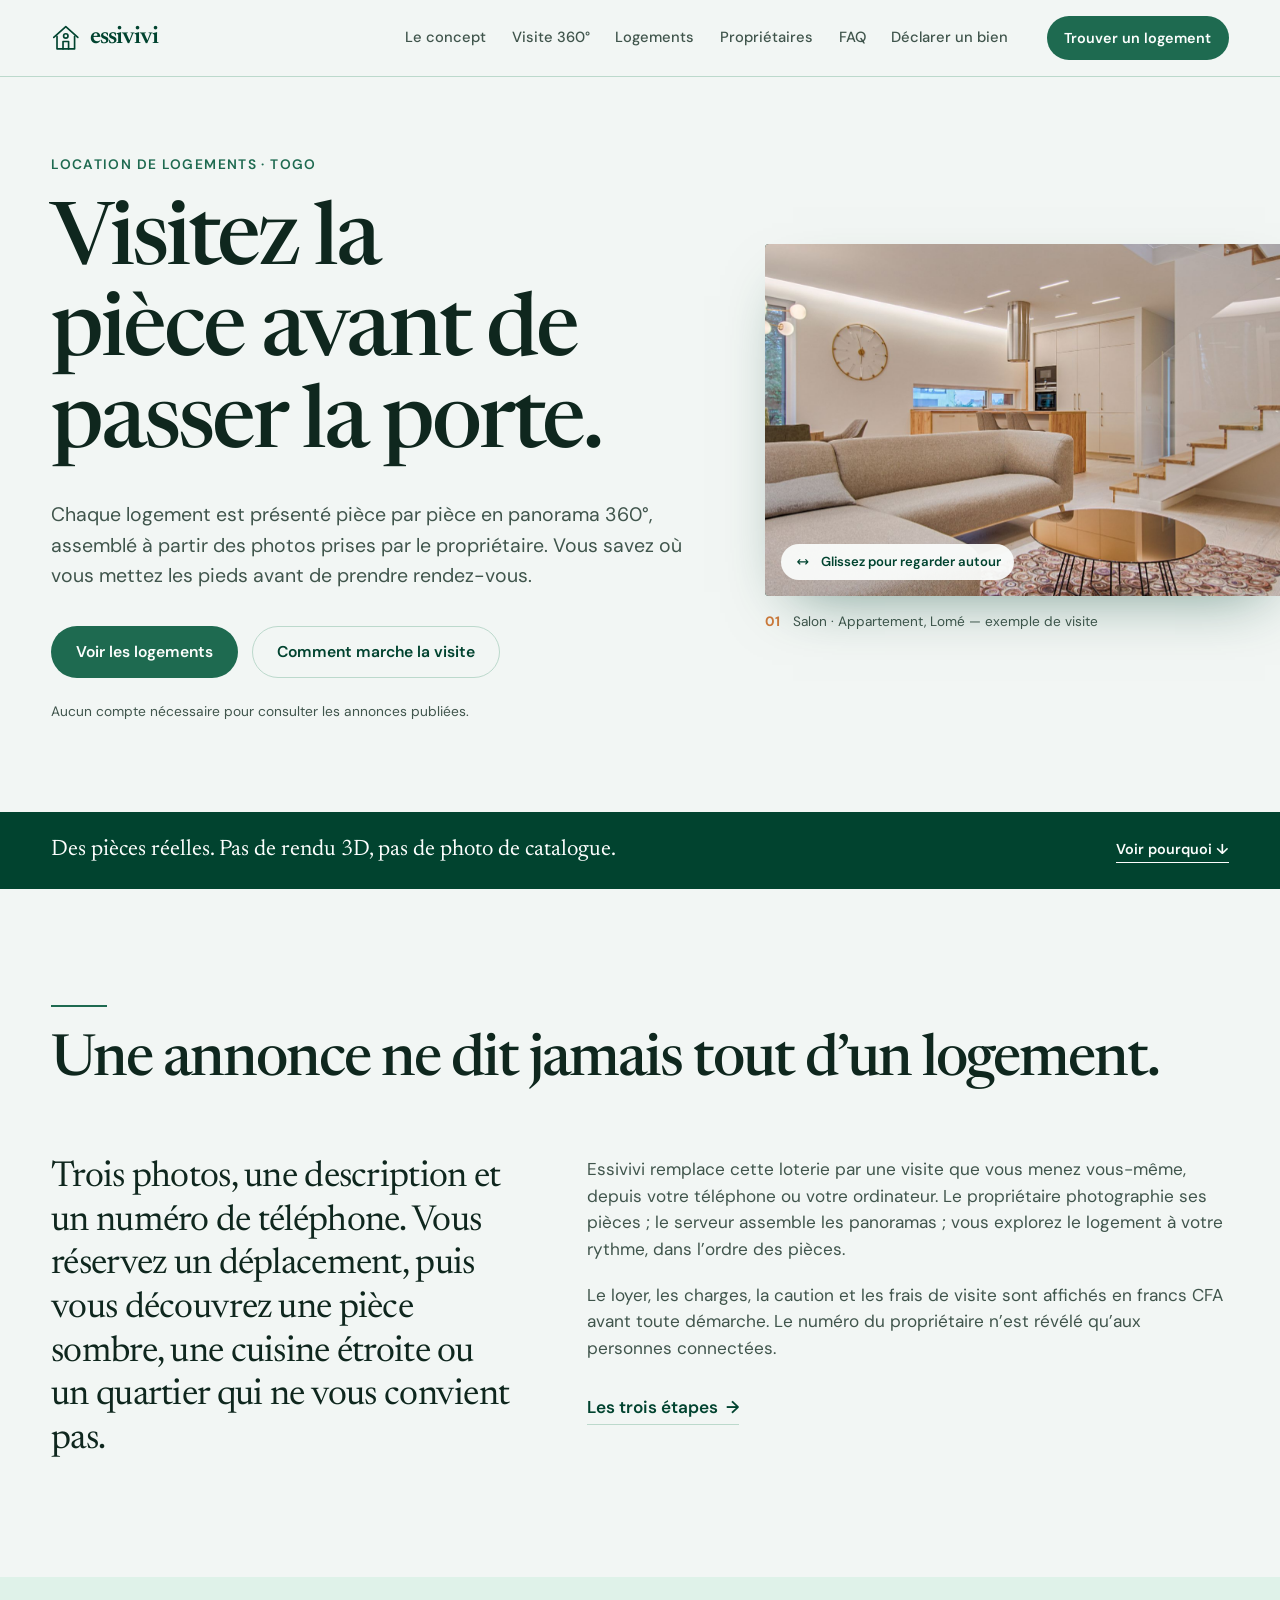
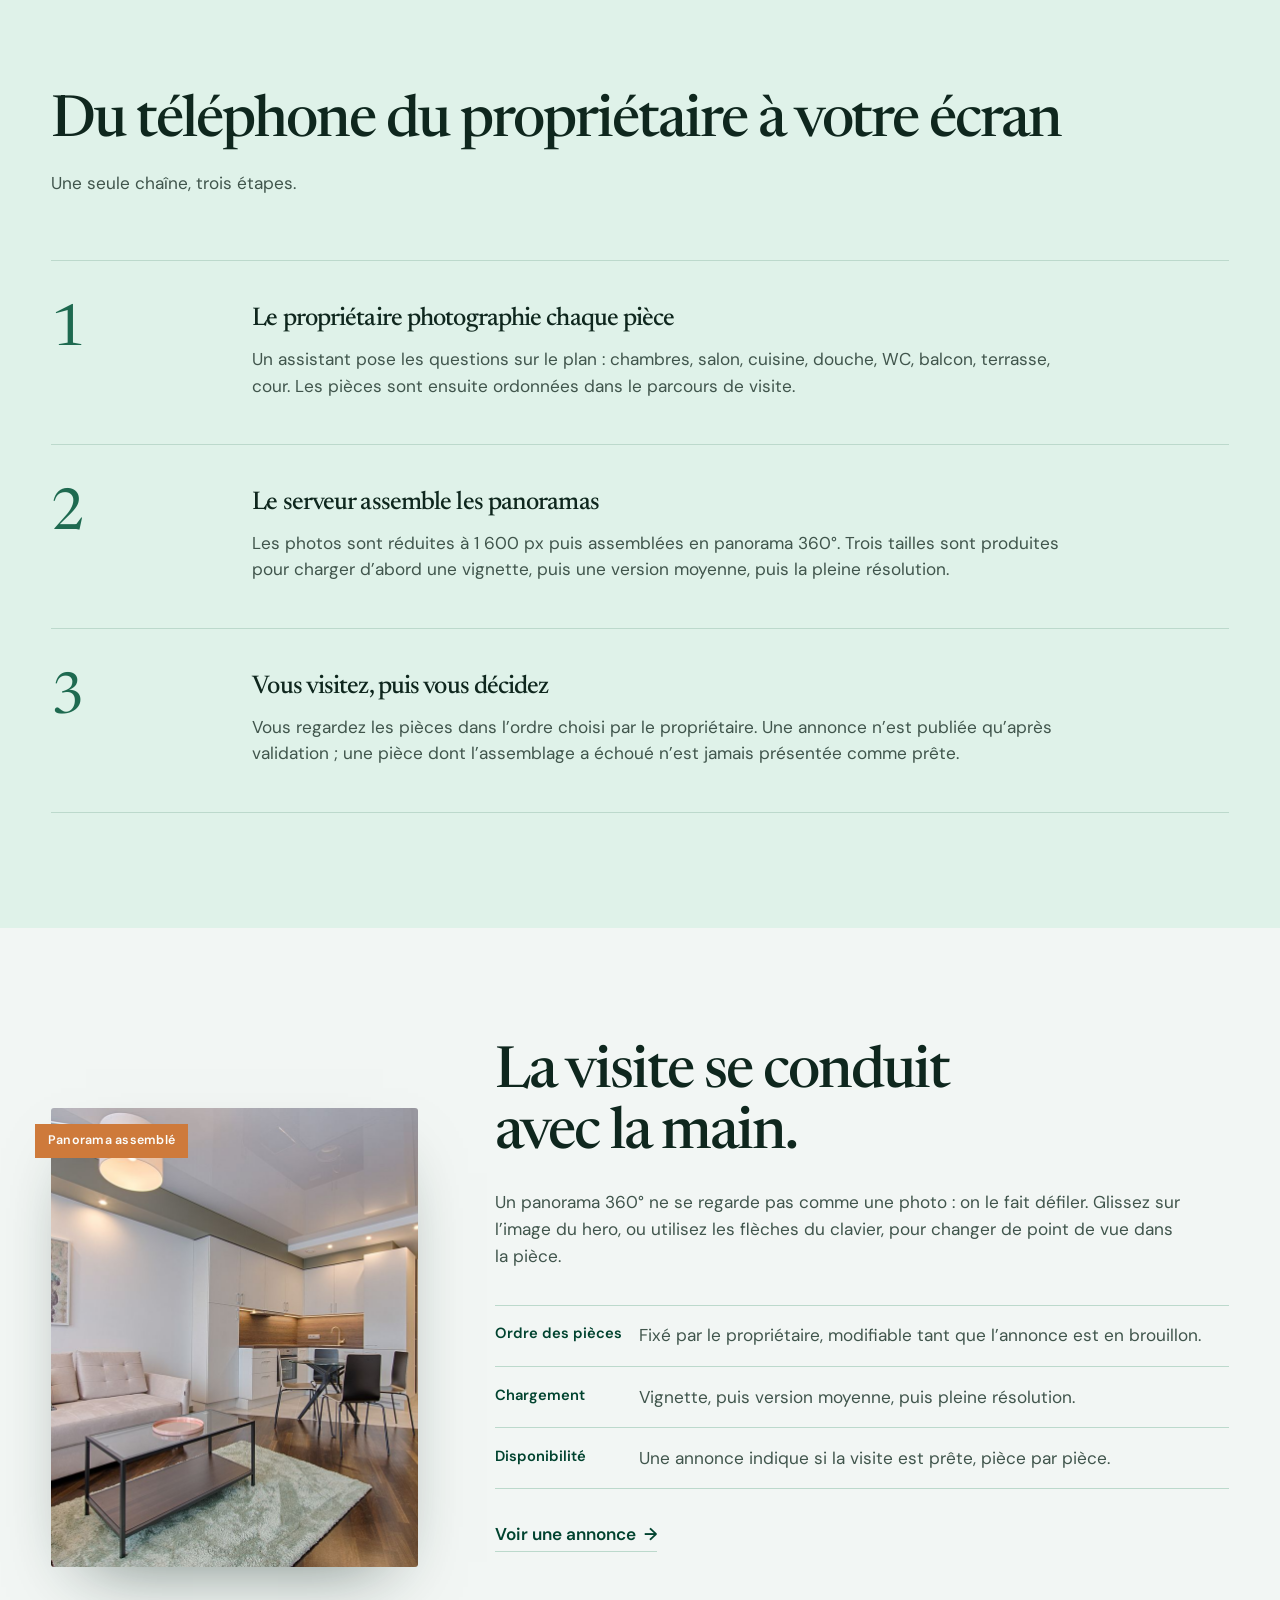
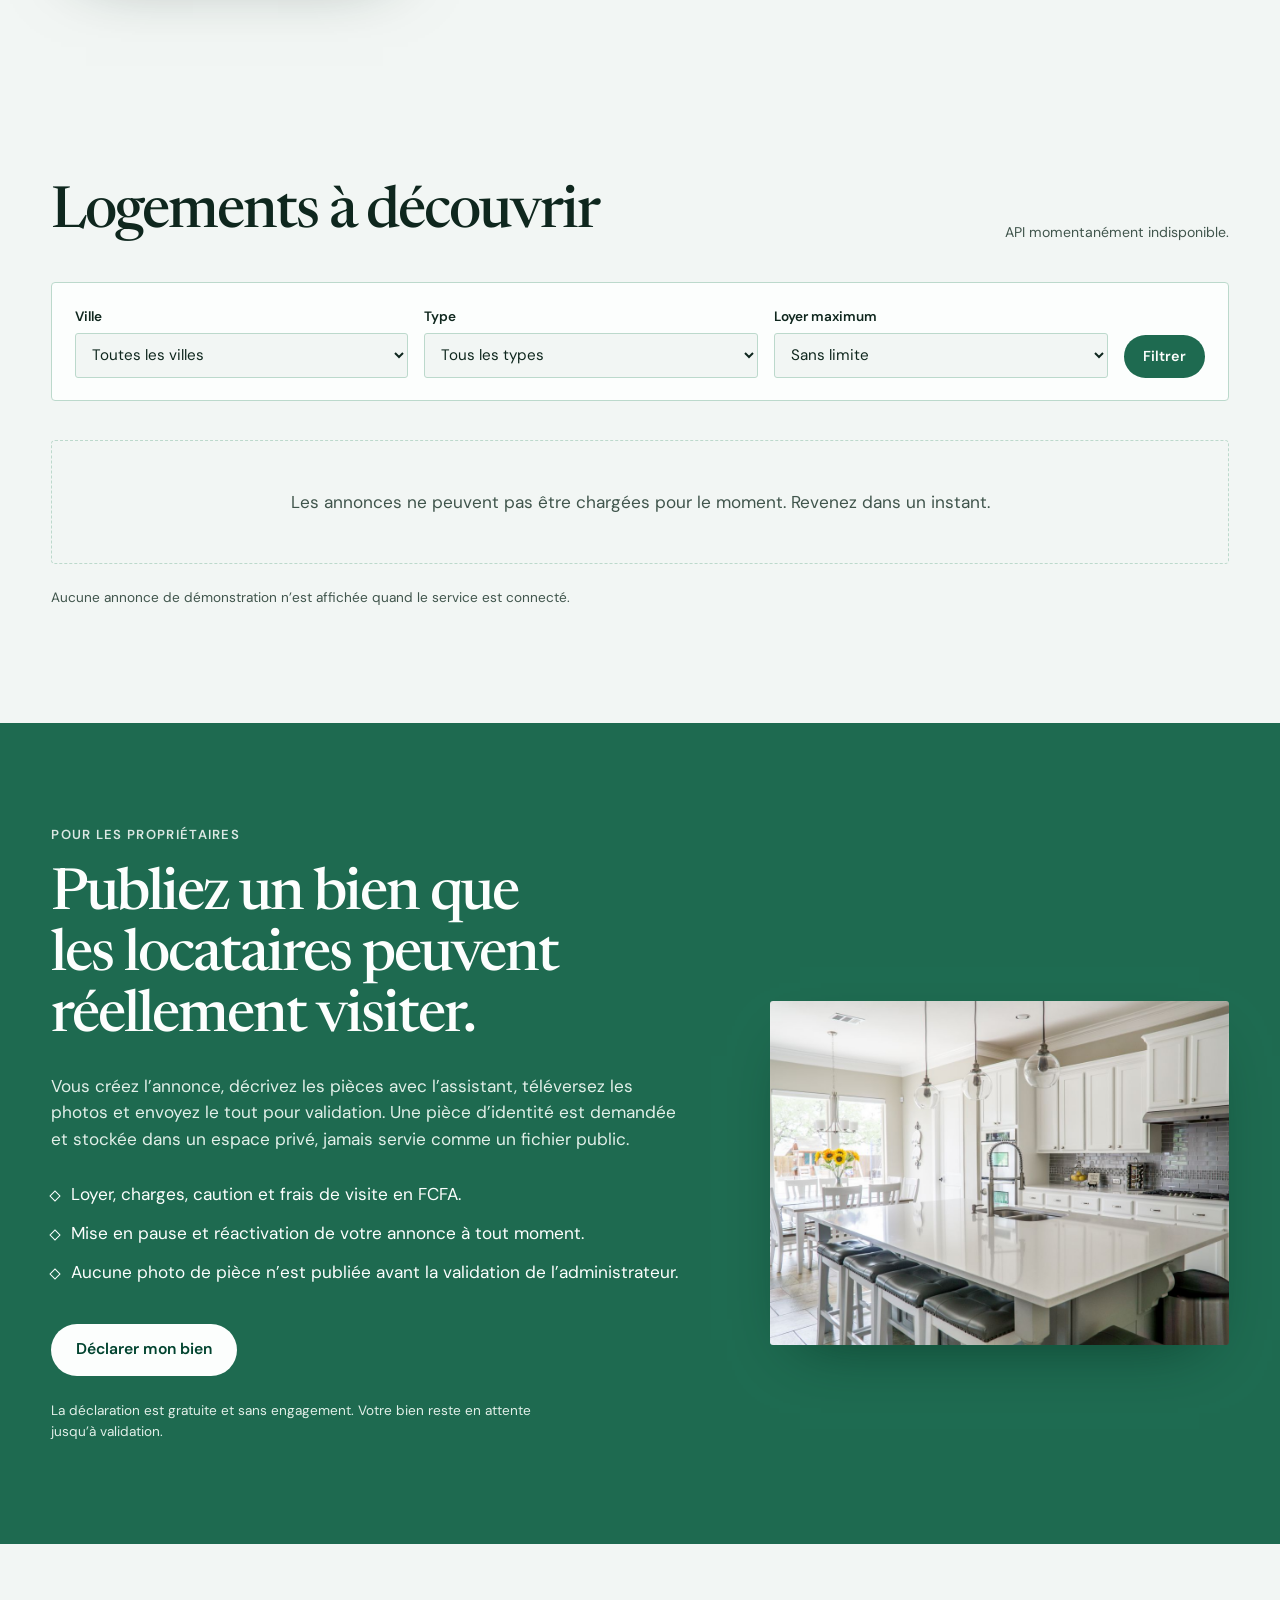
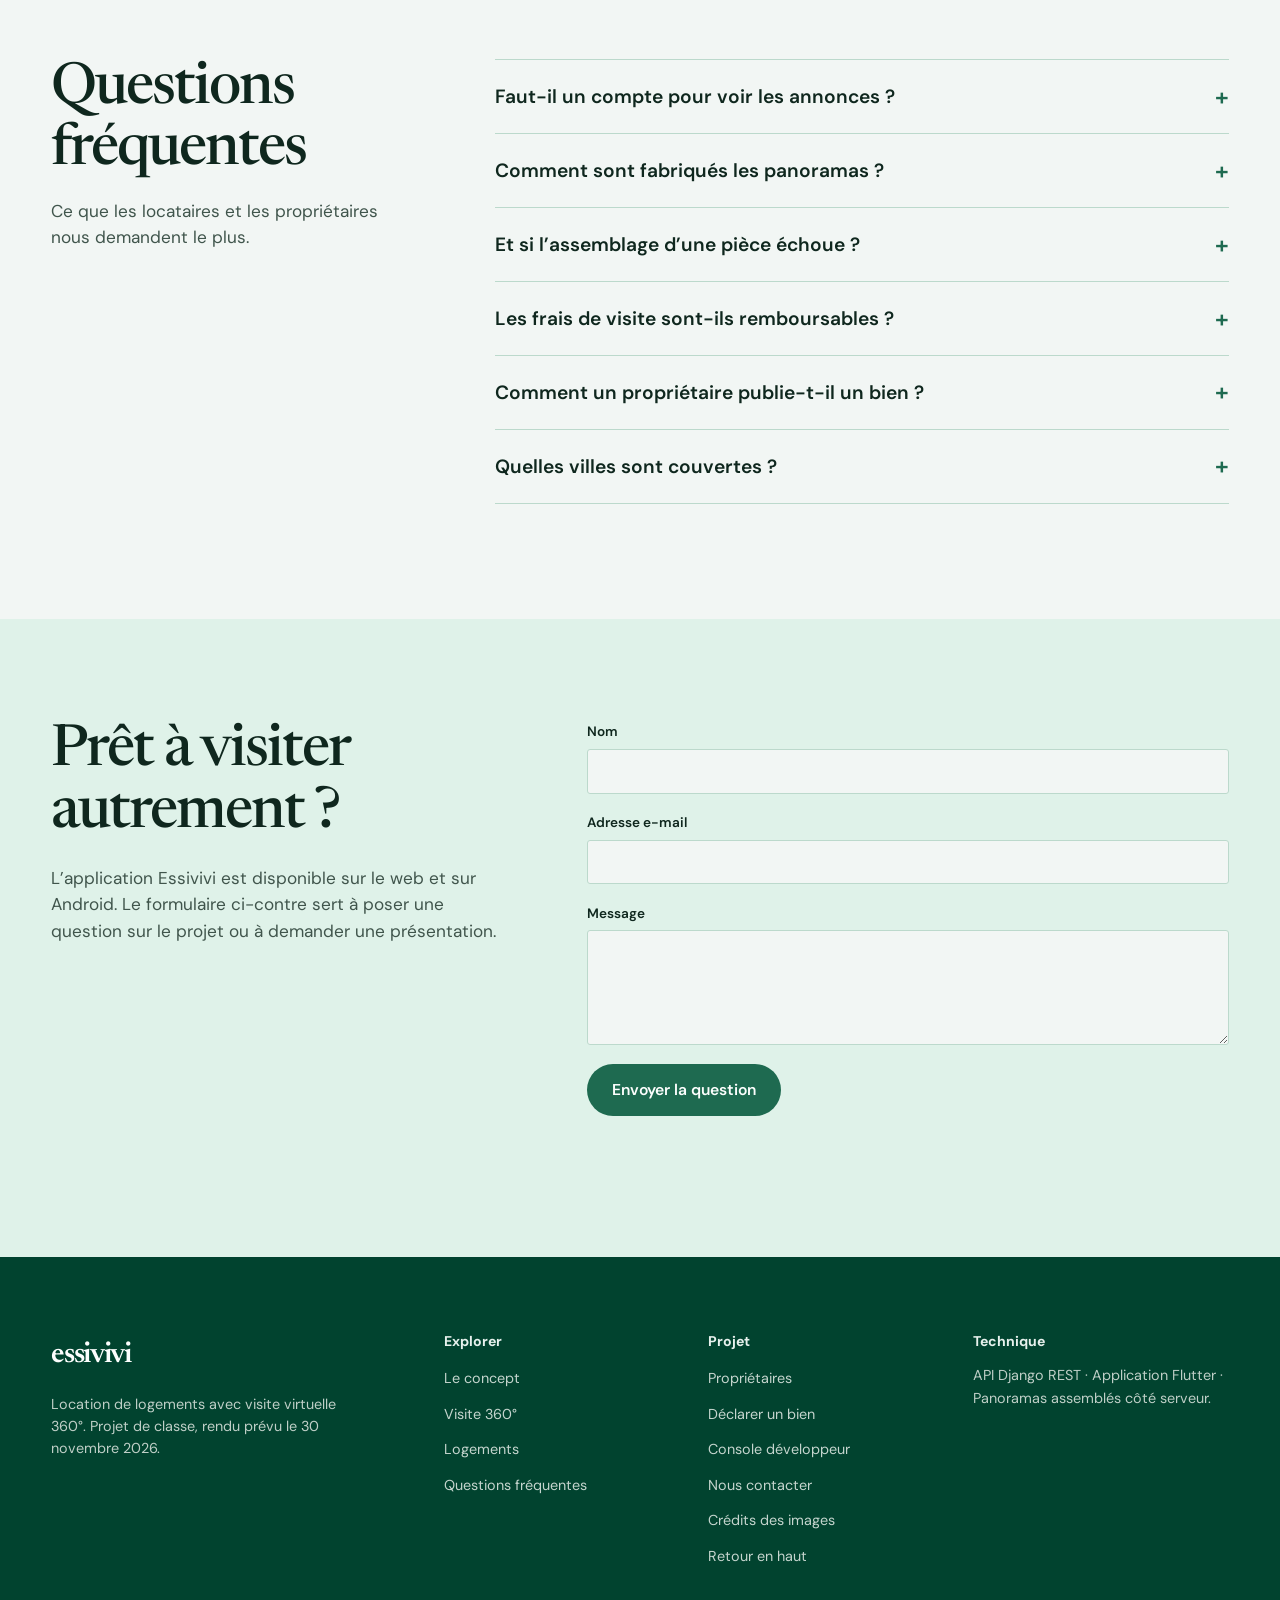
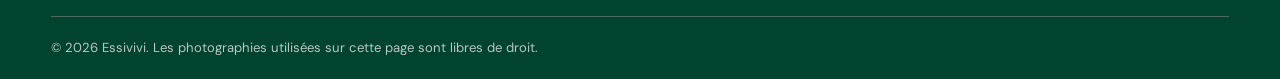
<file: web/index.html>
<!doctype html>
<html lang="fr">
<head>
  <meta charset="utf-8">
  <meta name="viewport" content="width=device-width, initial-scale=1">
  <meta name="theme-color" content="#1F6F5C">
  <meta name="description" content="Essivivi — visitez chaque pièce en 360° avant de passer la porte. Locations de logements au Togo, avec visite virtuelle construite à partir des photos du propriétaire.">
  <meta property="og:title" content="Essivivi — Visitez la pièce avant de passer la porte">
  <meta property="og:description" content="La location de logements avec visite virtuelle 360°, au Togo.">
  <meta property="og:type" content="website">
  <title>Essivivi — Visitez la pièce avant de passer la porte</title>
  <link rel="preconnect" href="https://fonts.googleapis.com">
  <link rel="preconnect" href="https://fonts.gstatic.com" crossorigin>
  <link href="https://fonts.googleapis.com/css2?family=DM+Sans:ital,opsz,wght@0,9..40,400;0,9..40,500;0,9..40,600;0,9..40,700;1,9..40,400&family=Newsreader:ital,opsz,wght@0,6..72,400;0,6..72,500;0,6..72,600;1,6..72,400&display=swap" rel="stylesheet">
  <link rel="stylesheet" href="styles.css">
  <script>document.documentElement.classList.add('js');</script>
  <script src="config.js"></script>
  <script src="app.js" defer></script>
</head>
<body>
  <a class="skip-link" href="#contenu">Aller au contenu</a>

  <header class="site-header" id="haut">
    <div class="shell header-inner">
      <a class="brand" href="#haut" aria-label="Essivivi, retour en haut de page">
        <span class="brand-mark" aria-hidden="true">
          <svg viewBox="0 0 32 32" fill="none" stroke="currentColor" stroke-width="1.8" stroke-linecap="round" stroke-linejoin="round">
            <path d="M3 15.5 16 4l13 11.5"/>
            <path d="M6.5 14.5V28h19V14.5"/>
            <path d="M13 28v-8h6v8"/>
            <circle cx="16" cy="14" r="2.4"/>
          </svg>
        </span>
        <span class="brand-word">essivivi</span>
      </a>

      <nav class="site-nav" id="navigation" aria-label="Navigation principale">
        <a href="#concept">Le concept</a>
        <a href="#visite">Visite 360°</a>
        <a href="#logements">Logements</a>
        <a href="#proprietaires">Propriétaires</a>
        <a href="#faq">FAQ</a>
        <a href="declarer.html">Déclarer un bien</a>
      </nav>

      <a class="header-cta" href="#logements">Trouver un logement</a>

      <button class="menu-toggle" type="button" aria-expanded="false" aria-controls="navigation" aria-label="Ouvrir le menu">
        <span></span><span></span>
      </button>
    </div>
  </header>

  <main id="contenu">

    <!-- Signature : la fenêtre de visite manipulable -->
    <section class="hero" aria-labelledby="hero-titre">
      <div class="shell hero-grid">
        <div class="hero-copy">
          <p class="hero-lead">Location de logements · Togo</p>
          <h1 id="hero-titre">Visitez la pièce avant de passer la porte.</h1>
          <p class="hero-text">Chaque logement est présenté pièce par pièce en panorama 360°, assemblé à partir des photos prises par le propriétaire. Vous savez où vous mettez les pieds avant de prendre rendez-vous.</p>
          <div class="hero-actions">
            <a class="btn btn-solid" href="#logements">Voir les logements</a>
            <a class="btn btn-ghost" href="#visite">Comment marche la visite</a>
          </div>
          <p class="hero-note">Aucun compte nécessaire pour consulter les annonces publiées.</p>
        </div>

        <div class="hero-viewer">
          <div class="viewer-frame">
            <div class="viewer-window" id="hero-panorama" tabindex="0" role="img"
                 aria-label="Panorama 360° d’un salon. Utilisez les flèches gauche et droite pour regarder autour de vous.">
              <img src="assets/hero-living.jpg" alt="Salon lumineux avec canapé, table basse et fenêtres donnant sur l’extérieur" width="2400" height="1600" draggable="false" fetchpriority="high">
            </div>
            <div class="viewer-hint" aria-hidden="true">
              <svg viewBox="0 0 24 24" fill="none" stroke="currentColor" stroke-width="1.6" stroke-linecap="round"><path d="M5 12h14M5 12l3-3M5 12l3 3M19 12l-3-3M19 12l-3 3"/></svg>
              Glissez pour regarder autour
            </div>
          </div>
          <p class="viewer-caption"><span aria-hidden="true">01</span> Salon · Appartement, Lomé — exemple de visite</p>
        </div>
      </div>
      <div class="hero-band">
        <div class="shell hero-band-inner">
          <p>Des pièces réelles. Pas de rendu 3D, pas de photo de catalogue.</p>
          <a href="#concept">Voir pourquoi <span aria-hidden="true">↓</span></a>
        </div>
      </div>
    </section>

    <!-- Ouverture différente : hairline + titre, pas de kicker -->
    <section class="section concept" id="concept" aria-labelledby="concept-titre">
      <div class="shell">
        <div class="section-head">
          <span class="rule" aria-hidden="true"></span>
          <h2 id="concept-titre">Une annonce ne dit jamais tout d’un logement.</h2>
        </div>
        <div class="concept-body">
          <p class="concept-statement">Trois photos, une description et un numéro de téléphone. Vous réservez un déplacement, puis vous découvrez une pièce sombre, une cuisine étroite ou un quartier qui ne vous convient pas.</p>
          <div class="concept-detail">
            <p>Essivivi remplace cette loterie par une visite que vous menez vous-même, depuis votre téléphone ou votre ordinateur. Le propriétaire photographie ses pièces ; le serveur assemble les panoramas ; vous explorez le logement à votre rythme, dans l’ordre des pièces.</p>
            <p>Le loyer, les charges, la caution et les frais de visite sont affichés en francs CFA avant toute démarche. Le numéro du propriétaire n’est révélé qu’aux personnes connectées.</p>
            <a class="text-link" href="#fonctionnement">Les trois étapes <span aria-hidden="true">→</span></a>
          </div>
        </div>
      </div>
    </section>

    <!-- Séquence réelle : les numéros ont un sens -->
    <section class="section steps" id="fonctionnement" aria-labelledby="steps-titre">
      <div class="shell">
        <div class="steps-head">
          <h2 id="steps-titre">Du téléphone du propriétaire à votre écran</h2>
          <p>Une seule chaîne, trois étapes.</p>
        </div>
        <ol class="step-list">
          <li>
            <span class="step-no" aria-hidden="true">1</span>
            <div class="step-copy">
              <h3>Le propriétaire photographie chaque pièce</h3>
              <p>Un assistant pose les questions sur le plan : chambres, salon, cuisine, douche, WC, balcon, terrasse, cour. Les pièces sont ensuite ordonnées dans le parcours de visite.</p>
            </div>
          </li>
          <li>
            <span class="step-no" aria-hidden="true">2</span>
            <div class="step-copy">
              <h3>Le serveur assemble les panoramas</h3>
              <p>Les photos sont réduites à 1 600 px puis assemblées en panorama 360°. Trois tailles sont produites pour charger d’abord une vignette, puis une version moyenne, puis la pleine résolution.</p>
            </div>
          </li>
          <li>
            <span class="step-no" aria-hidden="true">3</span>
            <div class="step-copy">
              <h3>Vous visitez, puis vous décidez</h3>
              <p>Vous regardez les pièces dans l’ordre choisi par le propriétaire. Une annonce n’est publiée qu’après validation ; une pièce dont l’assemblage a échoué n’est jamais présentée comme prête.</p>
            </div>
          </li>
        </ol>
      </div>
    </section>

    <!-- Rupture pleine largeur, image qui mord sur la bande suivante -->
    <section class="section tour" id="visite" aria-labelledby="tour-titre">
      <div class="shell tour-grid">
        <div class="tour-photo reveal-image">
          <img src="assets/living-room.jpg" alt="Salon aux murs clairs et au mobilier simple, vu en grand format" width="1400" height="1000" loading="lazy">
          <span class="tour-photo-label" aria-hidden="true">Panorama assemblé</span>
        </div>
        <div class="tour-copy">
          <h2 id="tour-titre">La visite se conduit avec la main.</h2>
          <p>Un panorama 360° ne se regarde pas comme une photo : on le fait défiler. Glissez sur l’image du hero, ou utilisez les flèches du clavier, pour changer de point de vue dans la pièce.</p>
          <dl class="tour-facts">
            <div><dt>Ordre des pièces</dt><dd>Fixé par le propriétaire, modifiable tant que l’annonce est en brouillon.</dd></div>
            <div><dt>Chargement</dt><dd>Vignette, puis version moyenne, puis pleine résolution.</dd></div>
            <div><dt>Disponibilité</dt><dd>Une annonce indique si la visite est prête, pièce par pièce.</dd></div>
          </dl>
          <a class="text-link" href="#logements">Voir une annonce <span aria-hidden="true">→</span></a>
        </div>
      </div>
    </section>

    <!-- Liste éditoriale, pas une grille de cartes -->
    <section class="section listings" id="logements" aria-labelledby="listings-titre">
      <div class="shell">
        <div class="listings-head">
          <h2 id="listings-titre">Logements à découvrir</h2>
          <p id="listings-status" class="listings-status" role="status">Aperçu de démonstration.</p>
        </div>

        <form class="filters" id="filters" aria-label="Filtrer les logements">
          <div class="field">
            <label for="filter-city">Ville</label>
            <select id="filter-city" name="city">
              <option value="">Toutes les villes</option>
              <option value="Lomé">Lomé</option>
              <option value="Kara">Kara</option>
              <option value="Sokodé">Sokodé</option>
            </select>
          </div>
          <div class="field">
            <label for="filter-type">Type</label>
            <select id="filter-type" name="property_type">
              <option value="">Tous les types</option>
              <option value="studio">Studio</option>
              <option value="room">Chambre</option>
              <option value="apartment">Appartement</option>
              <option value="house">Maison</option>
              <option value="villa">Villa</option>
            </select>
          </div>
          <div class="field">
            <label for="filter-rent">Loyer maximum</label>
            <select id="filter-rent" name="max_rent">
              <option value="">Sans limite</option>
              <option value="50000">50 000 FCFA</option>
              <option value="100000">100 000 FCFA</option>
              <option value="200000">200 000 FCFA</option>
            </select>
          </div>
          <button class="btn btn-solid btn-small" type="submit">Filtrer</button>
        </form>

        <div class="listing-list" id="listing-list" aria-live="polite"></div>

        <p class="listings-foot" id="listings-foot">Les annonces réelles s’affichent ici dès que l’API Essivivi est connectée. Aucune donnée n’est inventée.</p>
      </div>
    </section>

    <!-- Bande d’accent : le vert de marque porte la surface -->
    <section class="owner" id="proprietaires" aria-labelledby="owner-titre">
      <div class="shell owner-grid">
        <div class="owner-copy">
          <p class="owner-kicker">Pour les propriétaires</p>
          <h2 id="owner-titre">Publiez un bien que les locataires peuvent réellement visiter.</h2>
          <p>Vous créez l’annonce, décrivez les pièces avec l’assistant, téléversez les photos et envoyez le tout pour validation. Une pièce d’identité est demandée et stockée dans un espace privé, jamais servie comme un fichier public.</p>
          <ul class="owner-points">
            <li>Loyer, charges, caution et frais de visite en FCFA.</li>
            <li>Mise en pause et réactivation de votre annonce à tout moment.</li>
            <li>Aucune photo de pièce n’est publiée avant la validation de l’administrateur.</li>
          </ul>
          <a class="btn btn-light" href="declarer.html">Déclarer mon bien</a>
          <p class="owner-cta-note">La déclaration est gratuite et sans engagement. Votre bien reste en attente jusqu’à validation.</p>
        </div>
        <div class="owner-photo">
          <img src="assets/apartment.jpg" alt="Intérieur d’un appartement prêt à être photographié pour la visite virtuelle" width="1200" height="900" loading="lazy">
        </div>
      </div>
    </section>

    <!-- FAQ : éléments natifs, accessibles sans JS -->
    <section class="section faq" id="faq" aria-labelledby="faq-titre">
      <div class="shell faq-grid">
        <div class="faq-head">
          <h2 id="faq-titre">Questions fréquentes</h2>
          <p>Ce que les locataires et les propriétaires nous demandent le plus.</p>
        </div>
        <div class="faq-list">
          <details>
            <summary>Faut-il un compte pour voir les annonces ?</summary>
            <p>Non. Les annonces publiées et leur visite 360° sont accessibles à tous. Le compte sert à contacter le propriétaire, enregistrer des favoris et retrouver l’historique des logements consultés.</p>
          </details>
          <details>
            <summary>Comment sont fabriqués les panoramas ?</summary>
            <p>Le propriétaire photographie une pièce sous plusieurs angles. Le serveur assemble ces photos en un panorama 360°, puis produit trois tailles pour que l’image s’affiche vite, même avec une connexion lente.</p>
          </details>
          <details>
            <summary>Et si l’assemblage d’une pièce échoue ?</summary>
            <p>La pièce reste marquée « échec » et n’est pas présentée comme visitable. Le propriétaire peut reprendre ses photos et relancer l’assemblage.</p>
          </details>
          <details>
            <summary>Les frais de visite sont-ils remboursables ?</summary>
            <p>Les frais de réservation de visite sont indiqués sur chaque annonce, en francs CFA, avant toute réservation. Leur traitement est géré par l’application et le backend ; ce site vitrine ne prend aucun paiement.</p>
          </details>
          <details>
            <summary>Comment un propriétaire publie-t-il un bien ?</summary>
            <p>Il utilise la page « Déclarer un bien », fournit une photo, une pièce d’identité et les informations du logement. Le bien reste en attente jusqu’à ce que l’administrateur vérifie l’identité et valide l’annonce. Rien n’apparaît automatiquement sur le site.</p>
          </details>
          <details>
            <summary>Quelles villes sont couvertes ?</summary>
            <p>Les annonces sont filtrables par ville depuis le formulaire ci-dessus. La liste affichée reflète exactement les biens publiés dans l’API Essivivi.</p>
          </details>
        </div>
      </div>
    </section>

    <!-- Contact final -->
    <section class="contact" id="contact" aria-labelledby="contact-titre">
      <div class="shell contact-inner">
        <div>
          <h2 id="contact-titre">Prêt à visiter autrement ?</h2>
          <p>L’application Essivivi est disponible sur le web et sur Android. Le formulaire ci-contre sert à poser une question sur le projet ou à demander une présentation.</p>
        </div>
        <form class="contact-form" id="contact-form" novalidate>
          <div class="field">
            <label for="contact-name">Nom</label>
            <input id="contact-name" name="name" type="text" autocomplete="name" required>
            <p class="field-error" id="error-name" hidden>Indiquez votre nom.</p>
          </div>
          <div class="field">
            <label for="contact-email">Adresse e-mail</label>
            <input id="contact-email" name="email" type="email" autocomplete="email" required>
            <p class="field-error" id="error-email" hidden>Indiquez une adresse e-mail valide.</p>
          </div>
          <div class="field">
            <label for="contact-message">Message</label>
            <textarea id="contact-message" name="message" rows="4" required></textarea>
            <p class="field-error" id="error-message" hidden>Écrivez quelques mots.</p>
          </div>
          <button class="btn btn-solid" type="submit">Envoyer la question</button>
          <p class="form-note" id="form-note" role="status"></p>
        </form>
      </div>
    </section>
  </main>

  <footer class="site-footer">
    <div class="shell footer-grid">
      <div class="footer-brand">
        <span class="brand-word">essivivi</span>
        <p>Location de logements avec visite virtuelle 360°. Projet de classe, rendu prévu le 30 novembre 2026.</p>
      </div>
      <div>
        <h3>Explorer</h3>
        <ul>
          <li><a href="#concept">Le concept</a></li>
          <li><a href="#visite">Visite 360°</a></li>
          <li><a href="#logements">Logements</a></li>
          <li><a href="#faq">Questions fréquentes</a></li>
        </ul>
      </div>
      <div>
        <h3>Projet</h3>
        <ul>
          <li><a href="#proprietaires">Propriétaires</a></li>
          <li><a href="declarer.html">Déclarer un bien</a></li>
          <li><a href="admin.html">Console développeur</a></li>
          <li><a href="#contact">Nous contacter</a></li>
          <li><a href="assets/ATTRIBUTION.md">Crédits des images</a></li>
          <li><a href="#haut">Retour en haut</a></li>
        </ul>
      </div>
      <div>
        <h3>Technique</h3>
        <p>API Django REST · Application Flutter · Panoramas assemblés côté serveur.</p>
      </div>
    </div>
    <div class="shell footer-bottom">
      <p>© 2026 Essivivi. Les photographies utilisées sur cette page sont libres de droit.</p>
    </div>
  </footer>
</body>
</html>
</file>
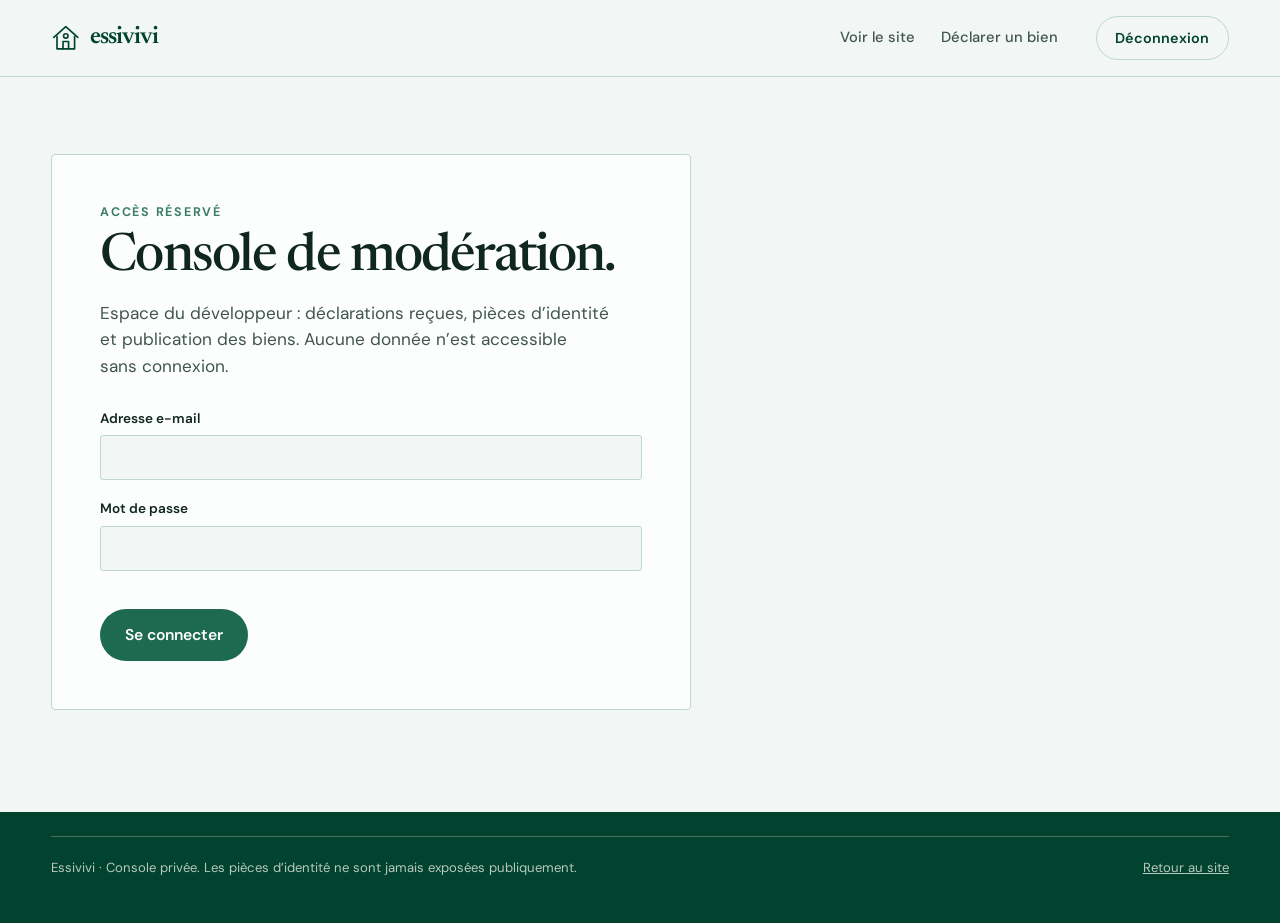
<file: web/admin.html>
<!doctype html>
<html lang="fr">
<head>
  <meta charset="utf-8">
  <meta name="viewport" content="width=device-width, initial-scale=1">
  <meta name="theme-color" content="#1F6F5C">
  <meta name="robots" content="noindex, nofollow">
  <meta name="description" content="Console de modération Essivivi, réservée au développeur.">
  <title>Console de modération — Essivivi</title>
  <link rel="preconnect" href="https://fonts.googleapis.com">
  <link rel="preconnect" href="https://fonts.gstatic.com" crossorigin>
  <link href="https://fonts.googleapis.com/css2?family=DM+Sans:ital,opsz,wght@0,9..40,400;0,9..40,500;0,9..40,600;0,9..40,700;1,9..40,400&family=Newsreader:ital,opsz,wght@0,6..72,400;0,6..72,500;0,6..72,600;1,6..72,400&display=swap" rel="stylesheet">
  <link rel="stylesheet" href="styles.css">
  <script src="config.js"></script>
  <script src="admin.js" defer></script>
</head>
<body class="app-page admin-page">
  <a class="skip-link" href="#contenu">Aller au contenu</a>

  <header class="site-header">
    <div class="shell header-inner">
      <a class="brand" href="index.html" aria-label="Essivivi, retour à l’accueil">
        <span class="brand-mark" aria-hidden="true">
          <svg viewBox="0 0 32 32" fill="none" stroke="currentColor" stroke-width="1.8" stroke-linecap="round" stroke-linejoin="round">
            <path d="M3 15.5 16 4l13 11.5"/>
            <path d="M6.5 14.5V28h19V14.5"/>
            <path d="M13 28v-8h6v8"/>
            <circle cx="16" cy="14" r="2.4"/>
          </svg>
        </span>
        <span class="brand-word">essivivi</span>
      </a>
      <nav class="site-nav" aria-label="Navigation">
        <a href="index.html#logements">Voir le site</a>
        <a href="declarer.html">Déclarer un bien</a>
      </nav>
      <button class="admin-logout btn btn-ghost btn-small" id="logout" type="button" hidden>Déconnexion</button>
      <button class="menu-toggle" type="button" aria-expanded="false" aria-controls="navigation-admin" aria-label="Ouvrir le menu">
        <span></span><span></span>
      </button>
      <nav class="site-nav mobile-nav" id="navigation-admin" aria-label="Navigation mobile">
        <a href="index.html#logements">Voir le site</a>
        <a href="declarer.html">Déclarer un bien</a>
      </nav>
    </div>
  </header>

  <main id="contenu" class="shell app-main">
    <section id="login-panel" class="login-card">
      <p class="owner-kicker">Accès réservé</p>
      <h1>Console de modération.</h1>
      <p>Espace du développeur : déclarations reçues, pièces d’identité et publication des biens. Aucune donnée n’est accessible sans connexion.</p>
      <form id="login-form" class="app-form" novalidate>
        <div class="form-grid">
          <div class="field field-wide">
            <label for="admin-email">Adresse e-mail</label>
            <input id="admin-email" name="email" type="email" autocomplete="username" required>
          </div>
          <div class="field field-wide">
            <label for="admin-password">Mot de passe</label>
            <input id="admin-password" name="password" type="password" autocomplete="current-password" required>
          </div>
        </div>
        <div class="app-form-actions">
          <button class="btn btn-solid" type="submit">Se connecter</button>
          <p class="form-note" id="login-note" role="status"></p>
        </div>
      </form>
    </section>

    <section id="console" hidden>
      <div class="console-head">
        <div>
          <p class="owner-kicker">Modération</p>
          <h1>Tableau de bord.</h1>
          <p class="console-sub" id="console-sub">Chaque publication passe par cette console.</p>
        </div>
        <button class="btn btn-ghost btn-small" id="refresh" type="button">Actualiser</button>
      </div>

      <div class="stats" id="stats" aria-live="polite"></div>

      <nav class="tabs" aria-label="Sections de la console">
        <button class="tab is-active" type="button" data-tab="properties" aria-selected="true">Biens <span id="tab-properties-count"></span></button>
        <button class="tab" type="button" data-tab="identities" aria-selected="false">Identités <span id="tab-identities-count"></span></button>
      </nav>

      <section class="console-panel" id="panel-properties">
        <div class="console-filters">
          <label for="property-status">Statut</label>
          <select id="property-status">
            <option value="pending">En attente</option>
            <option value="published">Publiés</option>
            <option value="suspended">Suspendus</option>
            <option value="rejected">Refusés</option>
            <option value="draft">Brouillons</option>
            <option value="">Tous</option>
          </select>
          <label for="property-source">Origine</label>
          <select id="property-source">
            <option value="">Toutes</option>
            <option value="web">Déclaration web</option>
            <option value="app">Application</option>
          </select>
        </div>
        <div class="card-list" id="property-list" aria-live="polite"></div>
      </section>

      <section class="console-panel" id="panel-identities" hidden>
        <div class="console-filters">
          <label for="identity-status">Statut</label>
          <select id="identity-status">
            <option value="pending">En attente</option>
            <option value="approved">Vérifiées</option>
            <option value="rejected">Refusées</option>
            <option value="">Toutes</option>
          </select>
        </div>
        <div class="card-list" id="identity-list" aria-live="polite"></div>
      </section>

      <p class="console-note" id="console-note" role="status"></p>
    </section>
  </main>

  <footer class="site-footer app-footer">
    <div class="shell footer-bottom">
      <p>Essivivi · Console privée. Les pièces d’identité ne sont jamais exposées publiquement.</p>
      <p><a href="index.html">Retour au site</a></p>
    </div>
  </footer>
</body>
</html>
</file>
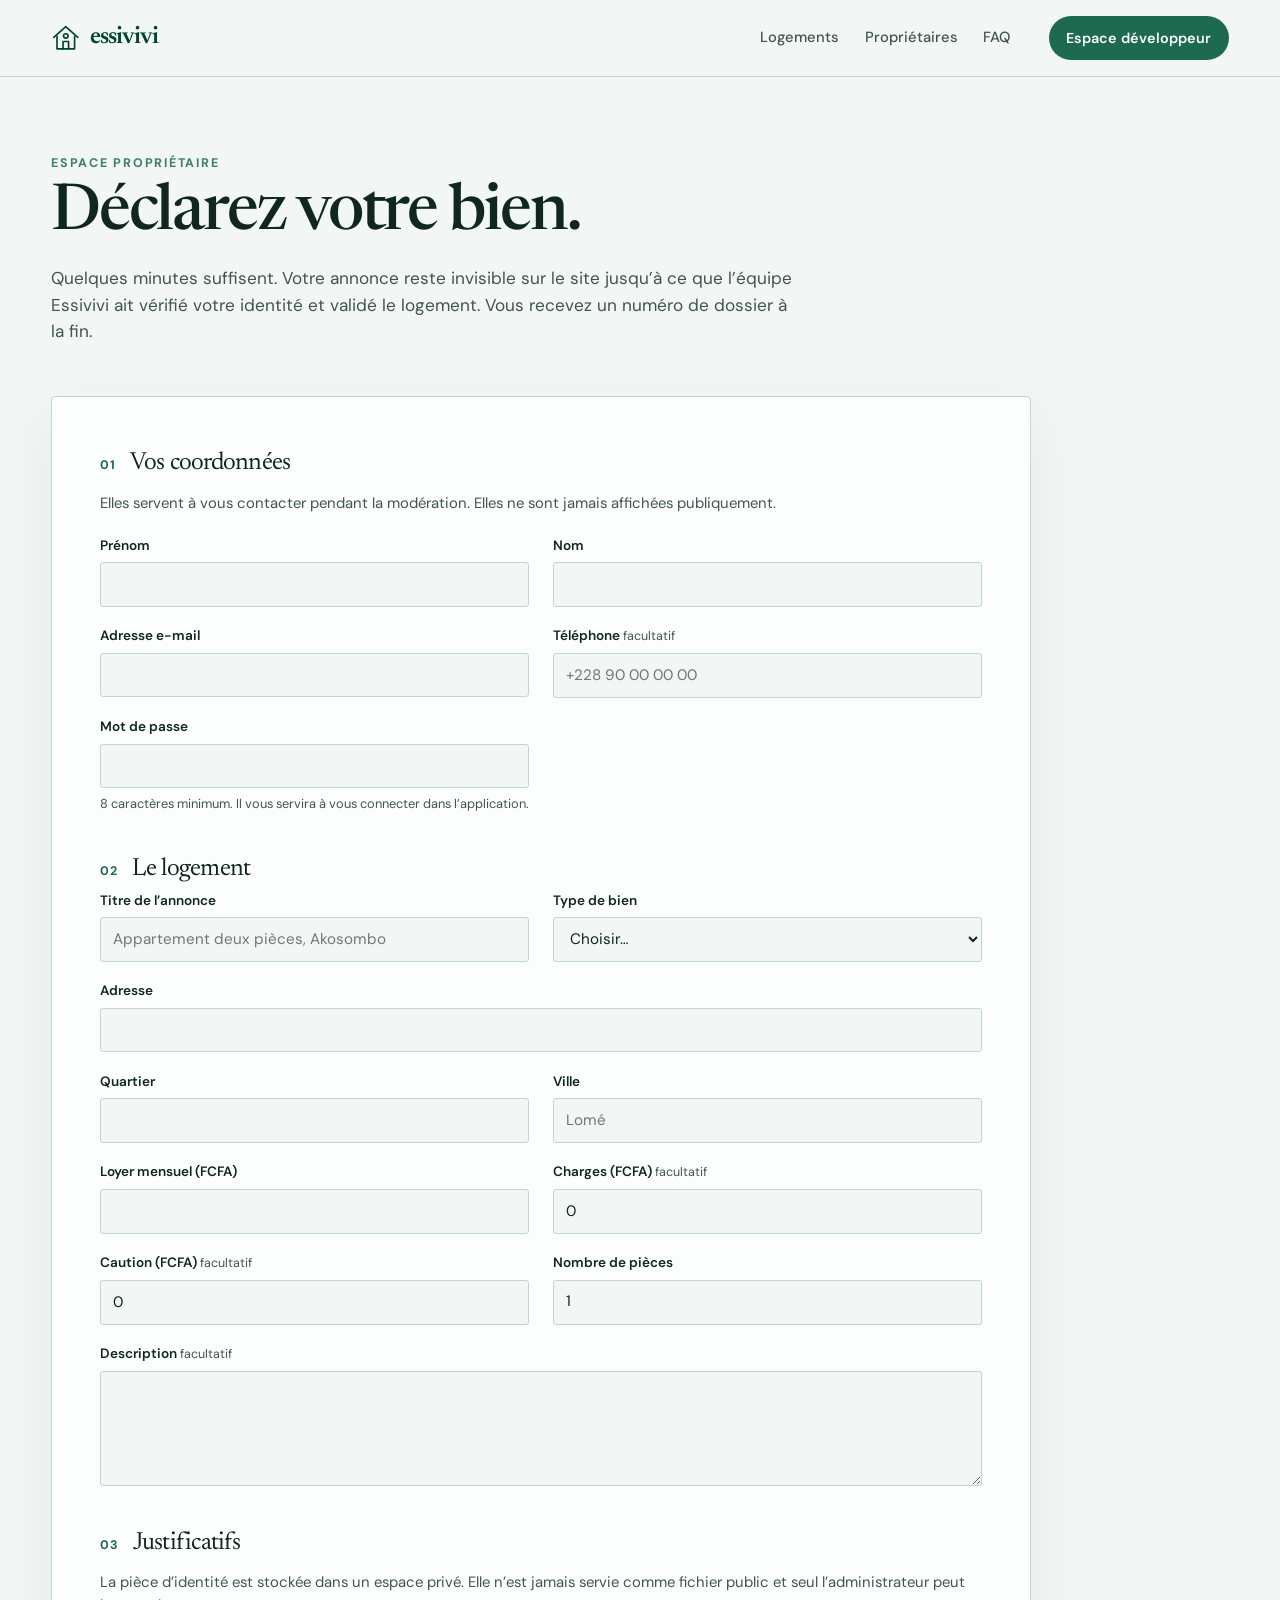
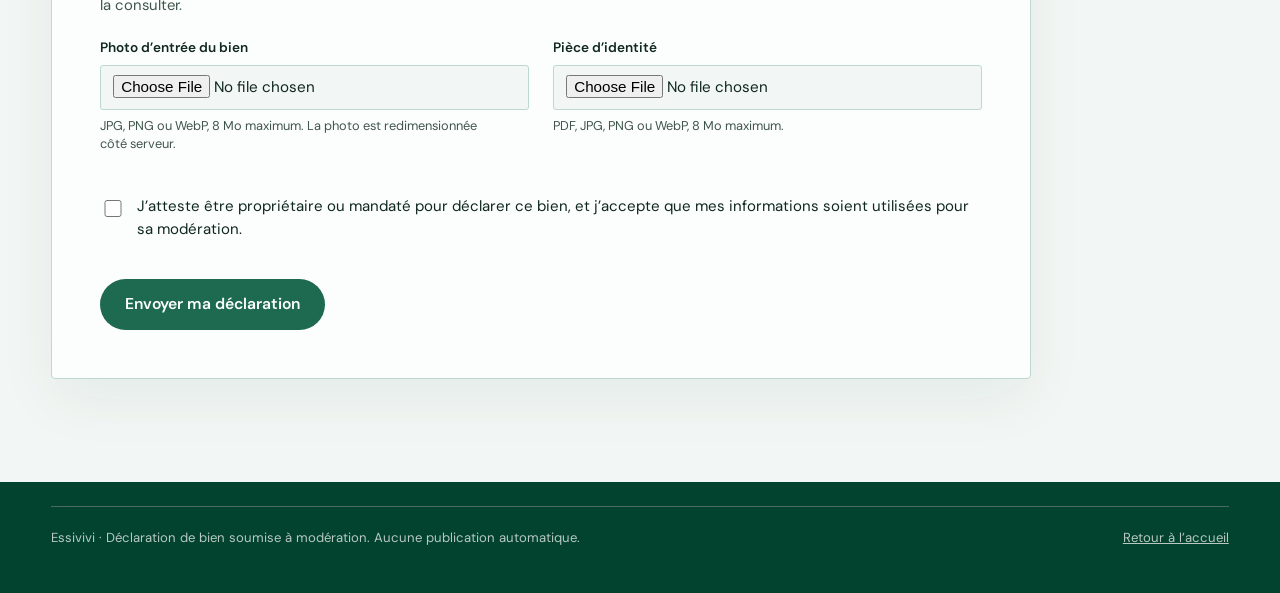
<file: web/declarer.html>
<!doctype html>
<html lang="fr">
<head>
  <meta charset="utf-8">
  <meta name="viewport" content="width=device-width, initial-scale=1">
  <meta name="theme-color" content="#1F6F5C">
  <meta name="robots" content="noindex, nofollow">
  <meta name="description" content="Déclarez votre bien à louer au Togo. Votre annonce sera publiée seulement après vérification de votre identité et validation par l’équipe Essivivi.">
  <title>Déclarer un bien — Essivivi</title>
  <link rel="preconnect" href="https://fonts.googleapis.com">
  <link rel="preconnect" href="https://fonts.gstatic.com" crossorigin>
  <link href="https://fonts.googleapis.com/css2?family=DM+Sans:ital,opsz,wght@0,9..40,400;0,9..40,500;0,9..40,600;0,9..40,700;1,9..40,400&family=Newsreader:ital,opsz,wght@0,6..72,400;0,6..72,500;0,6..72,600;1,6..72,400&display=swap" rel="stylesheet">
  <link rel="stylesheet" href="styles.css">
  <script src="config.js"></script>
  <script src="declarer.js" defer></script>
</head>
<body class="app-page">
  <a class="skip-link" href="#contenu">Aller au formulaire</a>

  <header class="site-header">
    <div class="shell header-inner">
      <a class="brand" href="index.html" aria-label="Essivivi, retour à l’accueil">
        <span class="brand-mark" aria-hidden="true">
          <svg viewBox="0 0 32 32" fill="none" stroke="currentColor" stroke-width="1.8" stroke-linecap="round" stroke-linejoin="round">
            <path d="M3 15.5 16 4l13 11.5"/>
            <path d="M6.5 14.5V28h19V14.5"/>
            <path d="M13 28v-8h6v8"/>
            <circle cx="16" cy="14" r="2.4"/>
          </svg>
        </span>
        <span class="brand-word">essivivi</span>
      </a>
      <nav class="site-nav" aria-label="Navigation">
        <a href="index.html#logements">Logements</a>
        <a href="index.html#proprietaires">Propriétaires</a>
        <a href="index.html#faq">FAQ</a>
      </nav>
      <a class="header-cta" href="admin.html">Espace développeur</a>
      <button class="menu-toggle" type="button" aria-expanded="false" aria-controls="navigation-declarer" aria-label="Ouvrir le menu">
        <span></span><span></span>
      </button>
      <nav class="site-nav mobile-nav" id="navigation-declarer" aria-label="Navigation mobile">
        <a href="index.html#logements">Logements</a>
        <a href="index.html#proprietaires">Propriétaires</a>
        <a href="index.html#faq">FAQ</a>
        <a href="admin.html">Espace développeur</a>
      </nav>
    </div>
  </header>

  <main id="contenu" class="shell app-main">
    <div class="app-intro">
      <p class="owner-kicker">Espace propriétaire</p>
      <h1>Déclarez votre bien.</h1>
      <p>Quelques minutes suffisent. Votre annonce reste invisible sur le site jusqu’à ce que l’équipe Essivivi ait vérifié votre identité et validé le logement. Vous recevez un numéro de dossier à la fin.</p>
    </div>

    <div id="declaration-form-panel">
      <form id="declaration-form" class="app-form" novalidate enctype="multipart/form-data">
        <div class="form-notice" id="api-notice" role="status" hidden></div>

        <fieldset class="form-section">
          <legend><span class="legend-no">01</span> Vos coordonnées</legend>
          <p class="form-section-hint">Elles servent à vous contacter pendant la modération. Elles ne sont jamais affichées publiquement.</p>
          <div class="form-grid">
            <div class="field">
              <label for="first-name">Prénom</label>
              <input id="first-name" name="first_name" type="text" autocomplete="given-name" maxlength="150" required>
              <p class="field-error" id="error-first_name" hidden></p>
            </div>
            <div class="field">
              <label for="last-name">Nom</label>
              <input id="last-name" name="last_name" type="text" autocomplete="family-name" maxlength="150" required>
              <p class="field-error" id="error-last_name" hidden></p>
            </div>
            <div class="field">
              <label for="owner-email">Adresse e-mail</label>
              <input id="owner-email" name="email" type="email" autocomplete="email" maxlength="254" required>
              <p class="field-error" id="error-email" hidden></p>
            </div>
            <div class="field">
              <label for="owner-phone">Téléphone <span class="optional">facultatif</span></label>
              <input id="owner-phone" name="phone" type="tel" autocomplete="tel" maxlength="20" placeholder="+228 90 00 00 00">
              <p class="field-error" id="error-phone" hidden></p>
            </div>
            <div class="field">
              <label for="owner-password">Mot de passe</label>
              <input id="owner-password" name="password" type="password" autocomplete="new-password" minlength="8" maxlength="128" required>
              <p class="field-hint">8 caractères minimum. Il vous servira à vous connecter dans l’application.</p>
              <p class="field-error" id="error-password" hidden></p>
            </div>
          </div>
        </fieldset>

        <fieldset class="form-section">
          <legend><span class="legend-no">02</span> Le logement</legend>
          <div class="form-grid">
            <div class="field">
              <label for="property-title">Titre de l’annonce</label>
              <input id="property-title" name="title" type="text" maxlength="150" required placeholder="Appartement deux pièces, Akosombo">
              <p class="field-error" id="error-title" hidden></p>
            </div>
            <div class="field">
              <label for="property-type">Type de bien</label>
              <select id="property-type" name="property_type" required>
                <option value="">Choisir…</option>
                <option value="studio">Studio</option>
                <option value="room">Chambre</option>
                <option value="apartment">Appartement</option>
                <option value="house">Maison</option>
                <option value="villa">Villa</option>
              </select>
              <p class="field-error" id="error-property_type" hidden></p>
            </div>
            <div class="field field-wide">
              <label for="property-address">Adresse</label>
              <input id="property-address" name="address" type="text" maxlength="255" required>
              <p class="field-error" id="error-address" hidden></p>
            </div>
            <div class="field">
              <label for="property-neighborhood">Quartier</label>
              <input id="property-neighborhood" name="neighborhood" type="text" maxlength="100" required>
              <p class="field-error" id="error-neighborhood" hidden></p>
            </div>
            <div class="field">
              <label for="property-city">Ville</label>
              <input id="property-city" name="city" type="text" maxlength="100" required placeholder="Lomé">
              <p class="field-error" id="error-city" hidden></p>
            </div>
            <div class="field">
              <label for="property-rent">Loyer mensuel (FCFA)</label>
              <input id="property-rent" name="rent" type="number" min="1000" max="100000000" step="1" required>
              <p class="field-error" id="error-rent" hidden></p>
            </div>
            <div class="field">
              <label for="property-charges">Charges (FCFA) <span class="optional">facultatif</span></label>
              <input id="property-charges" name="charges" type="number" min="0" max="100000000" step="1" value="0">
              <p class="field-error" id="error-charges" hidden></p>
            </div>
            <div class="field">
              <label for="property-deposit">Caution (FCFA) <span class="optional">facultatif</span></label>
              <input id="property-deposit" name="deposit" type="number" min="0" max="100000000" step="1" value="0">
              <p class="field-error" id="error-deposit" hidden></p>
            </div>
            <div class="field">
              <label for="property-rooms">Nombre de pièces</label>
              <input id="property-rooms" name="rooms_count" type="number" min="1" max="30" step="1" value="1" required>
              <p class="field-error" id="error-rooms_count" hidden></p>
            </div>
            <div class="field field-wide">
              <label for="property-description">Description <span class="optional">facultatif</span></label>
              <textarea id="property-description" name="description" rows="4" maxlength="4000"></textarea>
              <p class="field-error" id="error-description" hidden></p>
            </div>
          </div>
        </fieldset>

        <fieldset class="form-section">
          <legend><span class="legend-no">03</span> Justificatifs</legend>
          <p class="form-section-hint">La pièce d’identité est stockée dans un espace privé. Elle n’est jamais servie comme fichier public et seul l’administrateur peut la consulter.</p>
          <div class="form-grid">
            <div class="field">
              <label for="entrance-photo">Photo d’entrée du bien</label>
              <input id="entrance-photo" name="entrance_photo" type="file" accept="image/jpeg,image/png,image/webp" required>
              <p class="field-hint">JPG, PNG ou WebP, 8 Mo maximum. La photo est redimensionnée côté serveur.</p>
              <p class="field-error" id="error-entrance_photo" hidden></p>
            </div>
            <div class="field">
              <label for="identity-document">Pièce d’identité</label>
              <input id="identity-document" name="identity_document" type="file" accept=".pdf,image/jpeg,image/png,image/webp" required>
              <p class="field-hint">PDF, JPG, PNG ou WebP, 8 Mo maximum.</p>
              <p class="field-error" id="error-identity_document" hidden></p>
            </div>
          </div>
        </fieldset>

        <div class="consent-row">
          <label class="check-line">
            <input id="consent" name="consent" type="checkbox" required>
            <span>J’atteste être propriétaire ou mandaté pour déclarer ce bien, et j’accepte que mes informations soient utilisées pour sa modération.</span>
          </label>
          <p class="field-error" id="error-consent" hidden></p>
        </div>

        <div class="honeypot" aria-hidden="true">
          <label for="website">Site web</label>
          <input id="website" name="website" type="text" tabindex="-1" autocomplete="off">
        </div>

        <div class="app-form-actions">
          <button class="btn btn-solid" id="submit-declaration" type="submit">Envoyer ma déclaration</button>
          <p class="form-note" id="declaration-note" role="status"></p>
        </div>
      </form>
    </div>

    <section class="receipt" id="receipt" hidden aria-live="polite">
      <span class="receipt-mark" aria-hidden="true">✓</span>
      <h2>Déclaration reçue.</h2>
      <p id="receipt-text"></p>
      <p class="receipt-dossier">Votre numéro de dossier : <strong id="receipt-id"></strong></p>
      <p class="form-note">Conservez ce numéro. Votre annonce n’est pas encore visible : elle sera publiée seulement après vérification de votre identité et validation du bien.</p>
      <div class="app-form-actions">
        <a class="btn btn-ghost" href="index.html">Retour au site</a>
        <button class="btn btn-solid btn-small" type="button" id="new-declaration">Déclarer un autre bien</button>
      </div>
    </section>
  </main>

  <footer class="site-footer app-footer">
    <div class="shell footer-bottom">
      <p>Essivivi · Déclaration de bien soumise à modération. Aucune publication automatique.</p>
      <p><a href="index.html">Retour à l’accueil</a></p>
    </div>
  </footer>
</body>
</html>
</file>
<file: web/styles.css>
/* Essivivi — site vitrine. Tokens et règles décrits dans design/COMMIT-SHEET.md. */

:root {
  color-scheme: light;

  /* Couleurs — ancre : #1F6F5C, relevée dans app/lib/main.dart */
  --brand: oklch(0.47 0.085 166);
  --brand-deep: oklch(0.34 0.07 166);
  --brand-tint: oklch(0.945 0.024 166);
  --brand-line: oklch(0.86 0.035 166);
  --paper: oklch(0.97 0.006 166);
  --surface: oklch(0.995 0.003 166);
  --ink: oklch(0.25 0.035 166);
  --ink-soft: oklch(0.43 0.03 166);
  --clay: oklch(0.66 0.13 55);

  /* Type */
  --display: "Newsreader", Georgia, serif;
  --text: "DM Sans", "Segoe UI", sans-serif;

  /* Motion — ease-out à l’entrée comme à la sortie */
  --ease-out-quart: cubic-bezier(0.23, 1, 0.32, 1);

  /* Rythme */
  --shell: 1200px;
  --gutter: clamp(1.25rem, 4vw, 3.5rem);
  --rule: 1px solid var(--brand-line);
}

*, *::before, *::after { box-sizing: border-box; }

html { scroll-behavior: smooth; scroll-padding-top: 6rem; }

body {
  margin: 0;
  background: var(--paper);
  color: var(--ink);
  font-family: var(--text);
  font-size: clamp(1rem, 0.96rem + 0.2vw, 1.075rem);
  line-height: 1.55;
  -webkit-font-smoothing: antialiased;
}

h1, h2, h3 {
  font-family: var(--display);
  font-weight: 500;
  letter-spacing: -0.035em;
  line-height: 1.06;
  text-wrap: balance;
  margin: 0;
}

h1 { font-size: clamp(2.9rem, 1.9rem + 4.4vw, 5.5rem); }
h2 { font-size: clamp(2.05rem, 1.45rem + 2.7vw, 3.7rem); }
h3 { font-size: clamp(1.25rem, 1.1rem + 0.7vw, 1.6rem); }

p { margin: 0; text-wrap: pretty; }
a { color: inherit; }
img { display: block; max-width: 100%; height: auto; }

::selection { background: var(--brand); color: var(--surface); }

:focus-visible {
  outline: 3px solid var(--clay);
  outline-offset: 3px;
  border-radius: 2px;
}

.skip-link {
  position: absolute;
  top: -100px;
  left: 1rem;
  z-index: 100;
  background: var(--brand-deep);
  color: #fff;
  padding: 0.75rem 1.1rem;
  text-decoration: none;
  transition: top 160ms var(--ease-out-quart);
}
.skip-link:focus { top: 1rem; }

.shell { width: min(100% - 2 * var(--gutter), var(--shell)); margin-inline: auto; }

/* ---------- En-tête ---------- */

.site-header {
  position: sticky;
  top: 0;
  z-index: 50;
  background: var(--paper);
  border-bottom: var(--rule);
}

.header-inner {
  display: flex;
  align-items: center;
  gap: clamp(1rem, 3vw, 2.5rem);
  min-height: 4.75rem;
}

.brand {
  display: inline-flex;
  align-items: center;
  gap: 0.6rem;
  text-decoration: none;
  color: var(--brand-deep);
  flex: none;
}

.brand-mark { width: 1.85rem; height: 1.85rem; display: block; }
.brand-mark svg { width: 100%; height: 100%; }

.brand-word {
  font-family: var(--display);
  font-size: 1.5rem;
  font-weight: 600;
  letter-spacing: -0.045em;
}

.site-nav { display: flex; align-items: center; gap: clamp(0.9rem, 2vw, 1.9rem); margin-left: auto; }
.site-nav a {
  font-size: 0.92rem;
  font-weight: 500;
  text-decoration: none;
  color: var(--ink-soft);
  padding-block: 0.4rem;
  border-bottom: 1px solid transparent;
  transition: color 140ms ease, border-color 140ms ease;
}
.site-nav a:hover { color: var(--brand-deep); border-color: var(--brand); }

.header-cta {
  flex: none;
  font-size: 0.9rem;
  font-weight: 600;
  color: var(--surface);
  background: var(--brand);
  padding: 0.7rem 1.1rem;
  border-radius: 999px;
  text-decoration: none;
  transition: background 140ms ease, transform 140ms var(--ease-out-quart);
}
.header-cta:hover { background: var(--brand-deep); }
.header-cta:active { transform: scale(0.97); }

.menu-toggle {
  display: none;
  width: 2.75rem;
  height: 2.75rem;
  margin-left: auto;
  border: var(--rule);
  border-radius: 50%;
  background: transparent;
  color: var(--brand-deep);
  cursor: pointer;
  padding: 0.8rem;
}
.menu-toggle span {
  display: block;
  height: 1.5px;
  background: currentColor;
  transition: transform 180ms var(--ease-out-quart);
}
.menu-toggle span + span { margin-top: 5px; }
.menu-toggle[aria-expanded="true"] span:first-child { transform: translateY(3.25px) rotate(45deg); }
.menu-toggle[aria-expanded="true"] span:last-child { transform: translateY(-3.25px) rotate(-45deg); }

/* ---------- Boutons et liens ---------- */

.btn {
  display: inline-flex;
  align-items: center;
  justify-content: center;
  gap: 0.5rem;
  min-height: 3.1rem;
  padding: 0.8rem 1.5rem;
  border: 1px solid transparent;
  border-radius: 999px;
  font: inherit;
  font-weight: 600;
  font-size: 0.98rem;
  text-decoration: none;
  cursor: pointer;
  transition: background 140ms ease, color 140ms ease, border-color 140ms ease,
              transform 140ms var(--ease-out-quart);
}
.btn:active { transform: scale(0.97); }
.btn-small { min-height: 2.7rem; padding: 0.55rem 1.15rem; font-size: 0.9rem; }
.btn-solid { background: var(--brand); color: var(--surface); }
.btn-solid:hover { background: var(--brand-deep); }
.btn-ghost { border-color: var(--brand-line); color: var(--brand-deep); background: transparent; }
.btn-ghost:hover { border-color: var(--brand); background: var(--brand-tint); }
.btn-light { background: var(--surface); color: var(--brand-deep); }
.btn-light:hover { background: var(--brand-tint); }

.text-link {
  display: inline-flex;
  align-items: center;
  gap: 0.5rem;
  font-weight: 600;
  color: var(--brand-deep);
  text-decoration: none;
  border-bottom: 1px solid var(--brand-line);
  padding-bottom: 0.2rem;
  transition: border-color 140ms ease, gap 180ms var(--ease-out-quart);
}
.text-link:hover { border-color: var(--brand); gap: 0.8rem; }

/* ---------- Hero ---------- */

.hero { padding-top: clamp(3rem, 6vw, 6rem); }

.hero-grid {
  display: grid;
  grid-template-columns: minmax(0, 7fr) minmax(0, 5fr);
  gap: clamp(2rem, 5vw, 5rem);
  align-items: center;
  padding-bottom: clamp(3.5rem, 7vw, 6.5rem);
}

.hero-lead {
  font-size: 0.86rem;
  font-weight: 600;
  letter-spacing: 0.1em;
  text-transform: uppercase;
  color: var(--brand);
  margin-bottom: 1.4rem;
}

.hero-copy h1 { max-width: 14ch; }

.hero-text {
  margin-top: 1.7rem;
  max-width: 58ch;
  color: var(--ink-soft);
  font-size: clamp(1.05rem, 1rem + 0.35vw, 1.22rem);
}

.hero-actions { display: flex; flex-wrap: wrap; gap: 0.85rem; margin-top: 2.2rem; }
.hero-note { margin-top: 1.4rem; font-size: 0.86rem; color: var(--ink-soft); }

/* La fenêtre déborde de sa colonne : grid break de la commit-sheet */
.hero-viewer { min-width: 0; margin-right: clamp(-4rem, -6vw, -2rem); position: relative; z-index: 2; }

.viewer-frame {
  position: relative;
  border-radius: 4px;
  overflow: hidden;
  background: var(--brand-deep);
  box-shadow: 0 24px 60px -28px oklch(0.34 0.07 166 / 0.55);
}

.viewer-window {
  position: relative;
  overflow: hidden;
  /* Confinement explicite : l'image intérieure est plus large que la fenêtre. */
  clip-path: inset(0);
  aspect-ratio: 3 / 2;
  cursor: grab;
  touch-action: pan-y;
  outline-offset: -4px;
}
.viewer-window.is-dragging { cursor: grabbing; }
.viewer-window img {
  position: absolute;
  inset: 0 auto 0 0;
  height: 100%;
  /* 1,75× la largeur de la fenêtre : la course laisse assez de champ à la main.
     object-fit: cover évite toute déformation de la photographie. */
  width: 175%;
  max-width: none;
  object-fit: cover;
  object-position: center;
  user-select: none;
  pointer-events: none;
  will-change: transform;
}

.viewer-hint {
  position: absolute;
  left: 1rem;
  bottom: 1rem;
  display: inline-flex;
  align-items: center;
  gap: 0.55rem;
  padding: 0.5rem 0.85rem;
  border-radius: 999px;
  background: oklch(0.99 0.003 166 / 0.94);
  color: var(--brand-deep);
  font-size: 0.82rem;
  font-weight: 600;
  pointer-events: none;
}
.viewer-hint svg { width: 1.1rem; height: 1.1rem; }

.viewer-caption {
  margin-top: 0.9rem;
  font-size: 0.85rem;
  color: var(--ink-soft);
}
.viewer-caption span { font-weight: 700; color: var(--clay); margin-right: 0.6rem; font-variant-numeric: tabular-nums; }

.hero-band { background: var(--brand-deep); color: var(--surface); }
.hero-band-inner {
  display: flex;
  flex-wrap: wrap;
  align-items: center;
  justify-content: space-between;
  gap: 1rem;
  padding-block: 1.35rem;
}
.hero-band p { font-family: var(--display); font-size: clamp(1.1rem, 1rem + 0.5vw, 1.45rem); }
.hero-band a { font-size: 0.9rem; font-weight: 600; text-decoration: none; border-bottom: 1px solid currentColor; padding-bottom: 2px; }

/* ---------- Sections génériques ---------- */

.section { padding-block: clamp(4.5rem, 9vw, 9rem); }

.section-head .rule {
  display: block;
  width: 3.5rem;
  height: 2px;
  background: var(--brand);
  margin-bottom: 1.5rem;
}

/* ---------- Concept ---------- */

.concept-body {
  display: grid;
  grid-template-columns: minmax(0, 5fr) minmax(0, 7fr);
  gap: clamp(2rem, 6vw, 6rem);
  margin-top: clamp(2.5rem, 5vw, 4rem);
  align-items: start;
}
.concept-statement {
  font-family: var(--display);
  font-size: clamp(1.5rem, 1.2rem + 1.3vw, 2.25rem);
  line-height: 1.22;
  letter-spacing: -0.02em;
  text-wrap: balance;
}
.concept-detail p { color: var(--ink-soft); max-width: 68ch; }
.concept-detail p + p { margin-top: 1.2rem; }
.concept-detail .text-link { margin-top: 2rem; }

/* ---------- Étapes ---------- */

.steps { background: var(--brand-tint); }
.steps-head { display: flex; flex-wrap: wrap; align-items: end; justify-content: space-between; gap: 1rem; }
.steps-head p { color: var(--ink-soft); }
.step-list { list-style: none; margin: clamp(2.5rem, 5vw, 4rem) 0 0; padding: 0; border-top: var(--rule); }
.step-list li {
  display: grid;
  grid-template-columns: minmax(4rem, 0.5fr) minmax(0, 3fr);
  gap: clamp(1rem, 3vw, 3rem);
  padding-block: clamp(1.8rem, 3.5vw, 2.8rem);
  border-bottom: var(--rule);
}
.step-no {
  font-family: var(--display);
  font-size: clamp(2.5rem, 2rem + 2vw, 4rem);
  line-height: 0.9;
  color: var(--brand);
  font-variant-numeric: tabular-nums;
}
.step-copy h3 { max-width: 30ch; }
.step-copy p { margin-top: 0.8rem; color: var(--ink-soft); max-width: 68ch; }

/* ---------- Visite ---------- */

.tour { overflow: hidden; }
.tour-grid {
  display: grid;
  grid-template-columns: minmax(0, 4fr) minmax(0, 8fr);
  gap: clamp(2rem, 6vw, 5.5rem);
  align-items: center;
}
.tour-photo { position: relative; margin-bottom: clamp(-5rem, -7vw, -2rem); }
.tour-photo img {
  width: 100%;
  aspect-ratio: 4 / 5;
  object-fit: cover;
  border-radius: 3px;
  box-shadow: 0 30px 70px -35px oklch(0.25 0.035 166 / 0.6);
}
.tour-photo-label {
  position: absolute;
  top: 1rem;
  left: -1rem;
  background: var(--clay);
  color: var(--surface);
  font-size: 0.78rem;
  font-weight: 600;
  padding: 0.45rem 0.8rem;
  letter-spacing: 0.02em;
}
.tour-copy h2 { max-width: 16ch; }
.tour-copy > p { margin-top: 1.5rem; color: var(--ink-soft); max-width: 60ch; }
.tour-facts { margin: 2.2rem 0 0; border-top: var(--rule); }
.tour-facts div { display: grid; grid-template-columns: minmax(8rem, 0.6fr) minmax(0, 3fr); gap: 1rem; padding-block: 1.05rem; border-bottom: var(--rule); }
.tour-facts dt { font-weight: 600; font-size: 0.92rem; color: var(--brand-deep); }
.tour-facts dd { margin: 0; color: var(--ink-soft); }
.tour-copy .text-link { margin-top: 2rem; }

/* ---------- Logements ---------- */

.listings-head { display: flex; flex-wrap: wrap; align-items: end; justify-content: space-between; gap: 1rem; }
.listings-status { font-size: 0.88rem; color: var(--ink-soft); }
.filters {
  display: grid;
  grid-template-columns: repeat(3, minmax(0, 1fr)) auto;
  gap: 1rem;
  align-items: end;
  margin: 2.4rem 0;
  padding: 1.4rem;
  background: var(--surface);
  border: var(--rule);
  border-radius: 4px;
}
.field { display: flex; flex-direction: column; gap: 0.4rem; min-width: 0; }
.field label { font-size: 0.85rem; font-weight: 600; color: var(--ink); }
.field select, .field input, .field textarea {
  width: 100%;
  min-height: 2.8rem;
  padding: 0.6rem 0.75rem;
  font: inherit;
  font-size: 0.95rem;
  color: var(--ink);
  background: var(--paper);
  border: 1px solid var(--brand-line);
  border-radius: 3px;
  transition: border-color 140ms ease, background 140ms ease;
}
.field textarea { resize: vertical; }
.field select:hover, .field input:hover, .field textarea:hover { border-color: var(--brand); }
.field input[aria-invalid="true"], .field textarea[aria-invalid="true"] { border-color: var(--clay); background: oklch(0.96 0.02 55); }
.field-error { color: oklch(0.48 0.14 40); font-size: 0.82rem; font-weight: 600; }

.listing-list { display: grid; grid-template-columns: repeat(2, minmax(0, 1fr)); gap: 1.2rem; }
.listing-item {
  display: grid;
  grid-template-columns: minmax(0, 1.6fr) minmax(0, 1fr);
  background: var(--surface);
  border: var(--rule);
  border-radius: 4px;
  overflow: hidden;
  min-height: 15rem;
}
.listing-item:first-child { grid-column: 1 / -1; grid-template-columns: minmax(0, 1.25fr) minmax(0, 1fr); min-height: 20rem; }
.listing-photo { position: relative; overflow: hidden; background: var(--brand-tint); }
.listing-photo img { width: 100%; height: 100%; object-fit: cover; transition: transform 500ms var(--ease-out-quart); }
@media (hover: hover) and (pointer: fine) {
  .listing-item:hover .listing-photo img { transform: scale(1.035); }
}
.listing-body { display: flex; flex-direction: column; padding: clamp(1.1rem, 2vw, 1.8rem); }
.listing-type { font-size: 0.78rem; font-weight: 600; letter-spacing: 0.08em; text-transform: uppercase; color: var(--brand); }
.listing-body h3 { margin-top: 0.5rem; font-size: clamp(1.3rem, 1.1rem + 0.7vw, 1.85rem); }
.listing-place { margin-top: 0.45rem; font-size: 0.88rem; color: var(--ink-soft); }
.listing-meta { margin-top: auto; padding-top: 1.2rem; display: flex; align-items: end; justify-content: space-between; gap: 0.75rem; flex-wrap: wrap; }
.listing-rent { font-family: var(--display); font-size: clamp(1.35rem, 1.2rem + 0.6vw, 1.9rem); font-weight: 600; font-variant-numeric: tabular-nums; }
.listing-rent small { display: block; font-family: var(--text); font-size: 0.75rem; font-weight: 500; color: var(--ink-soft); }
.listing-badge { font-size: 0.76rem; font-weight: 600; color: var(--brand-deep); background: var(--brand-tint); border-radius: 999px; padding: 0.35rem 0.7rem; }
.listing-empty { grid-column: 1 / -1; padding: 3rem 1.5rem; text-align: center; border: 1px dashed var(--brand-line); border-radius: 4px; color: var(--ink-soft); }
.listings-foot { margin-top: 1.4rem; font-size: 0.85rem; color: var(--ink-soft); }

/* ---------- Propriétaires ---------- */

.owner { background: var(--brand); color: var(--surface); overflow: hidden; }
.owner-grid {
  display: grid;
  grid-template-columns: minmax(0, 7fr) minmax(0, 5fr);
  gap: clamp(2rem, 6vw, 5rem);
  align-items: center;
  padding-block: clamp(4rem, 8vw, 7.5rem);
}
.owner-kicker { font-size: 0.82rem; font-weight: 600; letter-spacing: 0.1em; text-transform: uppercase; opacity: 0.85; margin-bottom: 1.2rem; }
.owner-copy h2 { max-width: 20ch; }
.owner-copy > p:not(.owner-kicker) { margin-top: 1.5rem; max-width: 62ch; color: oklch(0.94 0.018 166); }
.owner-points { list-style: none; margin: 1.8rem 0 2.4rem; padding: 0; display: grid; gap: 0.75rem; }
.owner-points li { display: flex; gap: 0.75rem; align-items: baseline; }
.owner-points li::before { content: ""; flex: none; width: 0.5rem; height: 0.5rem; border: 1px solid currentColor; transform: rotate(45deg); }
.owner-photo { margin-bottom: clamp(-5rem, -7vw, -2rem); }
.owner-photo img { width: 100%; aspect-ratio: 4 / 3; object-fit: cover; border-radius: 3px; box-shadow: 0 25px 60px -30px oklch(0.25 0.06 166 / 0.7); }

/* ---------- FAQ ---------- */

.faq-grid { display: grid; grid-template-columns: minmax(0, 4fr) minmax(0, 8fr); gap: clamp(2rem, 6vw, 5rem); }
.faq-head p { margin-top: 1rem; color: var(--ink-soft); }
.faq-list { border-top: var(--rule); }
.faq-list details { border-bottom: var(--rule); }
.faq-list summary {
  padding-block: 1.35rem;
  font-weight: 600;
  font-size: clamp(1.05rem, 1rem + 0.3vw, 1.2rem);
  cursor: pointer;
  list-style: none;
  display: flex;
  justify-content: space-between;
  gap: 1rem;
  align-items: center;
}
.faq-list summary::-webkit-details-marker { display: none; }
.faq-list summary::after { content: "+"; font-family: var(--text); font-size: 1.5rem; color: var(--brand); line-height: 1; }
.faq-list details[open] summary::after { content: "−"; }
.faq-list details p { padding-bottom: 1.35rem; color: var(--ink-soft); max-width: 68ch; }

/* ---------- Contact ---------- */

.contact { background: var(--brand-tint); padding-block: clamp(4rem, 8vw, 7rem); }
.contact-inner { display: grid; grid-template-columns: minmax(0, 5fr) minmax(0, 7fr); gap: clamp(2rem, 6vw, 5rem); }
.contact-inner > div > p { margin-top: 1.3rem; color: var(--ink-soft); max-width: 52ch; }
.contact-form { display: grid; gap: 1.15rem; }
.contact-form .btn { justify-self: start; }
.form-note { font-size: 0.9rem; font-weight: 600; color: var(--brand-deep); min-height: 1.4em; }

/* ---------- Pied de page ---------- */

.site-footer { background: var(--brand-deep); color: oklch(0.95 0.012 166); padding-top: clamp(3rem, 6vw, 5rem); }
.footer-grid { display: grid; grid-template-columns: 1.6fr 1fr 1fr 1.2fr; gap: clamp(1.5rem, 4vw, 3.5rem); padding-bottom: 3rem; }
.footer-brand .brand-word { color: var(--surface); font-size: 1.8rem; }
.footer-brand p { margin-top: 0.9rem; font-size: 0.9rem; color: oklch(0.84 0.02 166); max-width: 34ch; }
.site-footer h3 { font-family: var(--text); font-size: 0.88rem; font-weight: 700; letter-spacing: 0; margin: 0 0 1rem; }
.site-footer ul { list-style: none; margin: 0; padding: 0; display: grid; gap: 0.55rem; }
.site-footer ul a { font-size: 0.9rem; text-decoration: none; color: oklch(0.86 0.02 166); border-bottom: 1px solid transparent; }
.site-footer ul a:hover { color: var(--surface); border-color: currentColor; }
.footer-grid > div > p:not(.footer-brand p) { font-size: 0.9rem; color: oklch(0.84 0.02 166); }
.footer-bottom { border-top: 1px solid oklch(0.5 0.04 166); padding-block: 1.3rem; font-size: 0.82rem; color: oklch(0.82 0.02 166); }

/* ---------- Reveals — une seule famille, exprimée en deux variantes ---------- */

.js .reveal, .js .reveal-image {
  opacity: 0;
  transform: translate3d(0, 12px, 0);
  /* 620 ms : séquence d’explication marketing, justifiée dans design/COMMIT-SHEET.md. */
  transition: opacity 620ms var(--ease-out-quart), transform 620ms var(--ease-out-quart);
}
.js .reveal-image { transform: translate3d(0, 16px, 0) scale(0.97); }
.js .reveal.is-visible, .js .reveal-image.is-visible { opacity: 1; transform: none; }

/* Sans JS, la classe `js` n’est pas posée sur <html> et tout reste visible. */

/* ---------- Responsive ---------- */

@media (max-width: 1080px) {
  .site-nav { display: none; }
  .header-cta { display: none; }
  .menu-toggle { display: block; }
  .site-nav.is-open {
    display: flex;
    position: absolute;
    top: 100%;
    left: 0;
    right: 0;
    flex-direction: column;
    align-items: stretch;
    gap: 0;
    background: var(--surface);
    border-bottom: var(--rule);
    padding: 0.5rem var(--gutter) 1.2rem;
  }
  .site-nav.is-open a { padding-block: 0.8rem; border-bottom: var(--rule); }
}

@media (max-width: 900px) {
  .hero-grid, .concept-body, .tour-grid, .owner-grid, .contact-inner, .faq-grid { grid-template-columns: 1fr; }
  .hero-viewer { margin-right: 0; }
  .hero-copy h1 { max-width: 18ch; }
  .tour-photo { margin-bottom: 0; }
  .tour-photo img { aspect-ratio: 16 / 10; }
  .tour-photo-label { left: 0; }
  .owner-photo { margin-bottom: 0; }
  .owner-copy h2 { max-width: 24ch; }
  .filters { grid-template-columns: repeat(2, minmax(0, 1fr)); }
  .listing-item, .listing-item:first-child { grid-template-columns: 1fr; }
  .listing-item:first-child { grid-column: auto; }
  .listing-photo { aspect-ratio: 16 / 9; }
  .footer-grid { grid-template-columns: repeat(2, 1fr); }
}

@media (max-width: 620px) {
  .hero { padding-top: 2.5rem; }
  .hero-actions { flex-direction: column; align-items: stretch; }
  .hero-actions .btn { width: 100%; }
  .viewer-window { aspect-ratio: 4 / 3; }
  .step-list li { grid-template-columns: 3.2rem 1fr; }
  .tour-facts div { grid-template-columns: 1fr; gap: 0.2rem; }
  .filters { grid-template-columns: 1fr; }
  .footer-grid { grid-template-columns: 1fr; }
  .footer-grid > div + div { border-top: 1px solid oklch(0.5 0.04 166); padding-top: 1.5rem; }
}

/* ---------- Mouvement réduit : direction artistique douce, pas zéro ---------- */

@media (prefers-reduced-motion: reduce) {
  html { scroll-behavior: auto; }
  .reveal, .reveal-image {
    transform: none !important;
    transition: opacity 220ms ease !important;
  }
  .viewer-window { cursor: default; }
  .viewer-window img { will-change: auto; }
  .btn:active, .header-cta:active { transform: none; }
}

/* ---------- Espaces applicatifs : déclaration + console de modération ---------- */

.app-page { background: var(--paper); }
.app-main { padding-block: clamp(2.5rem, 6vw, 5.5rem) clamp(4rem, 8vw, 7rem); }
.app-intro { max-width: 62ch; margin-bottom: clamp(2rem, 4vw, 3.5rem); }
.app-intro h1 { margin: 0.5rem 0 1rem; font-size: clamp(2.5rem, 2rem + 2.5vw, 4rem); }
.app-intro > p:last-child { color: var(--ink-soft); }
.app-main .owner-kicker {
  margin: 0; font-size: 0.78rem; font-weight: 700; letter-spacing: 0.14em;
  text-transform: uppercase; color: var(--brand);
}
.owner-cta-note { margin-top: 0.9rem; font-size: 0.85rem; color: oklch(0.9 0.02 166); }

.site-nav.mobile-nav { display: none; }

.app-form {
  display: grid; gap: clamp(1.5rem, 3vw, 2.5rem);
  max-width: 980px; padding: clamp(1.5rem, 4vw, 3rem);
  background: var(--surface); border: 1px solid var(--brand-line); border-radius: 4px;
  box-shadow: 0 20px 60px oklch(0.34 0.07 166 / 0.06);
}
.form-notice {
  padding: 0.85rem 1rem; border-left: 3px solid var(--brand);
  background: var(--brand-tint); font-size: 0.92rem; font-weight: 600;
}
.form-notice.is-warning { border-left-color: var(--clay); background: oklch(0.96 0.02 55); }
.form-section { margin: 0; padding: 0; border: 0; }
.form-section legend {
  display: flex; align-items: baseline; gap: 0.8rem; padding: 0;
  font-family: var(--display); font-size: 1.55rem; letter-spacing: -0.03em;
}
.legend-no { font-family: var(--text); font-size: 0.78rem; font-weight: 700; letter-spacing: 0.1em; color: var(--brand); }
.form-section-hint { margin: 0.5rem 0 1.25rem; color: var(--ink-soft); font-size: 0.93rem; }
.form-grid { display: grid; grid-template-columns: repeat(2, minmax(0, 1fr)); gap: 1.15rem 1.5rem; }
.field-wide { grid-column: 1 / -1; }
.field-hint { color: var(--ink-soft); font-size: 0.8rem; line-height: 1.4; }
.optional { color: var(--ink-soft); font-weight: 400; font-size: 0.78rem; }
.consent-row { padding-top: 0.25rem; }
.check-line { display: flex; gap: 0.75rem; align-items: flex-start; font-size: 0.94rem; line-height: 1.5; }
.check-line input { margin-top: 0.3rem; width: 1.1rem; height: 1.1rem; accent-color: var(--brand); flex: none; }
.honeypot { position: absolute; left: -9999px; width: 1px; height: 1px; overflow: hidden; }
.app-form-actions { display: flex; flex-wrap: wrap; align-items: center; gap: 1rem 1.25rem; }
.app-form-actions .form-note { flex: 1 1 260px; }
.form-note.is-error { color: oklch(0.48 0.14 40); }

.receipt {
  max-width: 720px; padding: clamp(2rem, 5vw, 3.5rem); background: var(--surface);
  border: 1px solid var(--brand-line); border-top: 4px solid var(--brand); border-radius: 4px;
}
.receipt-mark {
  display: grid; place-items: center; width: 3rem; height: 3rem; margin-bottom: 1.25rem;
  border-radius: 50%; background: var(--brand); color: var(--surface); font-weight: 700;
}
.receipt h2 { font-size: clamp(1.9rem, 1.5rem + 1.5vw, 2.7rem); margin-bottom: 0.75rem; }
.receipt > p { margin-bottom: 0.9rem; color: var(--ink-soft); }
.receipt-dossier strong { color: var(--brand-deep); letter-spacing: 0.04em; }
.receipt .app-form-actions { margin-top: 1.75rem; }

.app-footer { margin-top: 0; padding-block: 1.5rem; }
.app-footer .footer-bottom { display: flex; flex-wrap: wrap; justify-content: space-between; gap: 0.75rem; }
.app-footer a { color: inherit; }

/* Console admin */
.login-card {
  max-width: 640px; padding: clamp(1.75rem, 4vw, 3rem);
  background: var(--surface); border: 1px solid var(--brand-line); border-radius: 4px;
}
.login-card h1 { font-size: clamp(2.2rem, 1.8rem + 2vw, 3.3rem); margin: 0.5rem 0 0.85rem; }
.login-card > p:not(.owner-kicker) { color: var(--ink-soft); margin-bottom: 1.75rem; }
.login-card .app-form { max-width: none; padding: 0; border: 0; box-shadow: none; }

.console-head {
  display: flex; flex-wrap: wrap; justify-content: space-between; align-items: flex-end;
  gap: 1rem; margin-bottom: 1.75rem;
}
.console-head h1 { font-size: clamp(2.2rem, 1.8rem + 2vw, 3.3rem); margin: 0.4rem 0 0.6rem; }
.console-sub { color: var(--ink-soft); }
.stats { display: grid; grid-template-columns: repeat(auto-fit, minmax(190px, 1fr)); gap: 1px; background: var(--brand-line); border: 1px solid var(--brand-line); }
.stat { display: grid; gap: 0.15rem; padding: 1.25rem 1.4rem; background: var(--surface); }
.stat-value { font-family: var(--display); font-size: 2.4rem; line-height: 1; color: var(--brand-deep); }
.stat-label { font-size: 0.9rem; font-weight: 700; }
.stat-sub { font-size: 0.78rem; color: var(--ink-soft); }

.tabs { display: flex; gap: 0.5rem; margin: 2rem 0 1.25rem; border-bottom: 1px solid var(--brand-line); }
.tab {
  appearance: none; border: 0; border-bottom: 2px solid transparent; background: none;
  padding: 0.7rem 1.1rem; font: inherit; font-weight: 600; color: var(--ink-soft); cursor: pointer;
}
.tab.is-active { color: var(--brand-deep); border-bottom-color: var(--brand); }
.tab span { display: inline-grid; place-items: center; min-width: 1.4rem; height: 1.4rem; margin-left: 0.35rem; border-radius: 99px; background: var(--brand-tint); font-size: 0.75rem; }
.console-filters {
  display: flex; flex-wrap: wrap; align-items: center; gap: 0.6rem 1rem;
  margin-bottom: 1.25rem; padding: 1rem 1.15rem; background: var(--surface);
  border: 1px solid var(--brand-line); border-radius: 4px;
}
.console-filters label { font-size: 0.85rem; font-weight: 700; }
.console-filters select { min-width: 170px; padding: 0.5rem 0.7rem; border: 1px solid var(--brand-line); border-radius: 3px; background: var(--surface); color: var(--ink); font: inherit; font-size: 0.9rem; }
.console-note { min-height: 1.5em; margin-top: 1.25rem; font-size: 0.9rem; font-weight: 600; color: var(--brand-deep); }
.console-note.is-error { color: oklch(0.48 0.14 40); }

.card-list { display: grid; gap: 1.1rem; }
.mod-card {
  display: grid; grid-template-columns: 230px minmax(0, 1fr);
  background: var(--surface); border: 1px solid var(--brand-line); border-radius: 4px; overflow: hidden;
}
.mod-card-compact { grid-template-columns: 1fr; }
.card-photo { min-height: 190px; background: var(--brand-tint); }
.card-photo img { width: 100%; height: 100%; object-fit: cover; }
.card-photo-empty { display: grid; place-items: center; height: 100%; color: var(--ink-soft); font-size: 0.85rem; }
.card-body { padding: 1.35rem 1.5rem; }
.card-topline { display: flex; flex-wrap: wrap; align-items: center; gap: 0.5rem; margin-bottom: 0.65rem; }
.card-body h2 { font-size: 1.4rem; margin-bottom: 0.4rem; }
.card-meta, .card-address, .card-owner, .card-identity, .card-reason { margin-bottom: 0.35rem; font-size: 0.9rem; color: var(--ink-soft); }
.card-owner strong { color: var(--ink); }
.card-reason { padding: 0.5rem 0.7rem; background: oklch(0.96 0.02 55); color: oklch(0.45 0.13 45); }
.card-dossier { margin-left: auto; font-size: 0.78rem; font-weight: 700; letter-spacing: 0.05em; color: var(--ink-soft); }
.badge { display: inline-block; padding: 0.2rem 0.55rem; border-radius: 99px; font-size: 0.72rem; font-weight: 700; }
.badge-pending { background: oklch(0.94 0.06 80); color: oklch(0.43 0.1 70); }
.badge-published { background: var(--brand-tint); color: var(--brand-deep); }
.badge-rejected, .badge-suspended { background: oklch(0.94 0.04 35); color: oklch(0.45 0.13 40); }
.badge-draft, .badge-plain, .badge-source { background: oklch(0.94 0.01 166); color: var(--ink-soft); }
.card-actions { display: flex; flex-wrap: wrap; gap: 0.55rem; margin-top: 1rem; }
.reason-box { display: grid; gap: 0.45rem; margin-top: 0.9rem; padding: 0.85rem; background: var(--paper); border: 1px dashed var(--brand-line); }
.reason-box label { font-size: 0.82rem; font-weight: 600; }
.reason-box input { padding: 0.5rem 0.65rem; border: 1px solid var(--brand-line); border-radius: 3px; font: inherit; font-size: 0.9rem; }
.reason-box .btn { justify-self: start; }
.card-empty { padding: 2rem; text-align: center; color: var(--ink-soft); background: var(--surface); border: 1px dashed var(--brand-line); }

@media (max-width: 760px) {
  .form-grid { grid-template-columns: 1fr; }
  .field-wide { grid-column: auto; }
  .mod-card { grid-template-columns: 1fr; }
  .card-photo { min-height: 150px; max-height: 210px; }
  .header-cta { display: none; }
  .site-header .menu-toggle { display: flex; }
  .site-nav.mobile-nav {
    display: none; position: absolute; top: 100%; left: 0; right: 0;
    padding: 1rem var(--gutter) 1.25rem; background: var(--surface);
    border-bottom: 1px solid var(--brand-line); box-shadow: 0 12px 24px oklch(0.34 0.07 166 / 0.08);
  }
  .site-nav.mobile-nav.is-open { display: grid; gap: 0.6rem; }
}
</file>
